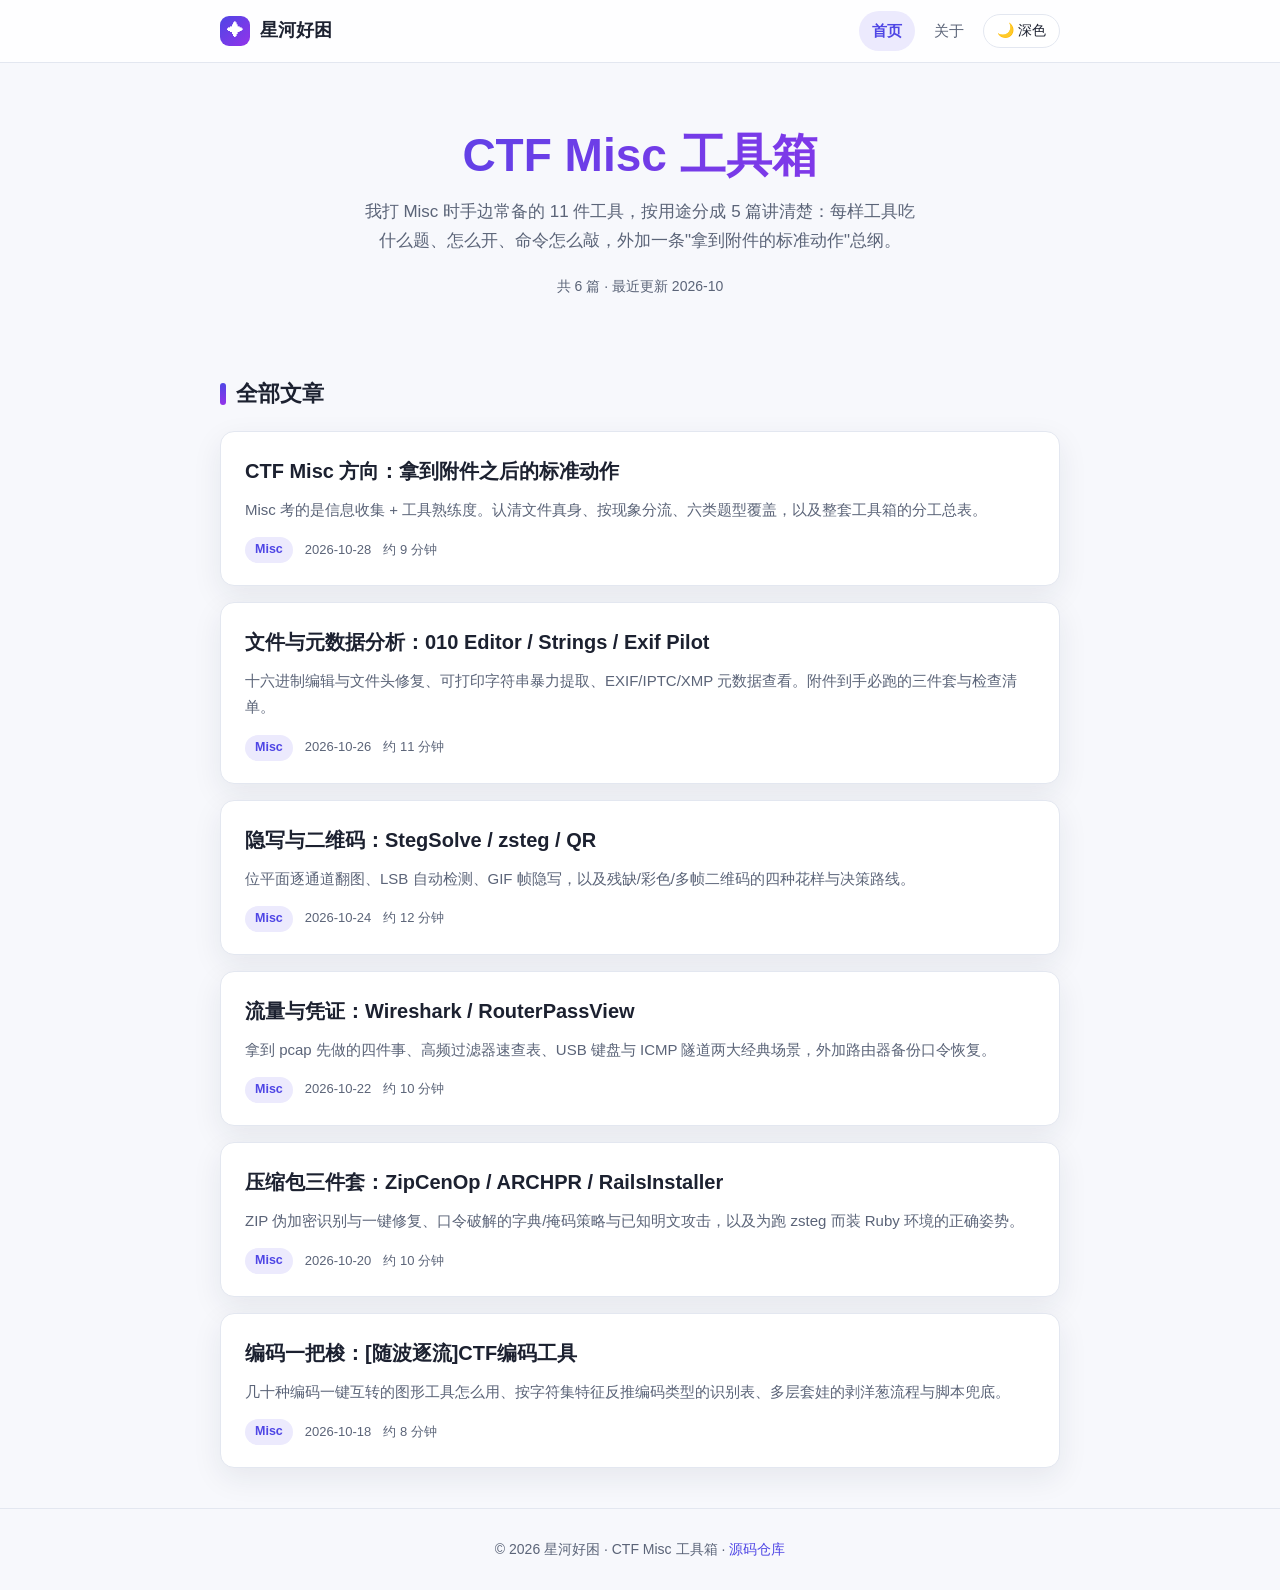
<file: index.html>
<!DOCTYPE html>
<html lang="zh-CN">
<head>
  <meta charset="UTF-8">
  <meta name="viewport" content="width=device-width, initial-scale=1.0">
  <title>星河好困 · CTF Misc 工具箱</title>
  <meta name="description" content="CTF Misc 方向工具箱博客：010 Editor、StegSolve、zsteg、Wireshark、压缩包破解与编码工具的使用笔记。">
  <link rel="icon" type="image/svg+xml" href="favicon.svg">
  <link rel="stylesheet" href="assets/style.css">
  <script src="assets/theme.js"></script>
</head>
<body>
  <header class="site-header">
    <nav class="nav wrap">
      <a class="brand" href="index.html">
        <span class="logo">✦</span><span class="name">星河好困</span>
      </a>
      <div class="nav-links">
        <a href="index.html" class="active">首页</a>
        <a href="about.html">关于</a>
        <button id="theme-toggle" aria-label="切换深浅色主题">🌙 深色</button>
      </div>
    </nav>
  </header>

  <main class="wrap">
    <section class="hero">
      <h1>CTF Misc 工具箱</h1>
      <p>我打 Misc 时手边常备的 11 件工具，按用途分成 5 篇讲清楚：每样工具吃什么题、怎么开、命令怎么敲，外加一条"拿到附件的标准动作"总纲。</p>
      <div class="meta">共 6 篇 · 最近更新 2026-10</div>
    </section>

    <h2 class="section-title">全部文章</h2>
    <ul class="post-list">
      <li>
        <a class="post-card" href="posts/misc-workflow.html">
          <h3>CTF Misc 方向：拿到附件之后的标准动作</h3>
          <p class="excerpt">Misc 考的是信息收集 + 工具熟练度。认清文件真身、按现象分流、六类题型覆盖，以及整套工具箱的分工总表。</p>
          <div class="info">
            <span class="tag">Misc</span>
            <time>2026-10-28</time>
            <span>约 9 分钟</span>
          </div>
        </a>
      </li>
      <li>
        <a class="post-card" href="posts/hex-and-meta.html">
          <h3>文件与元数据分析：010 Editor / Strings / Exif Pilot</h3>
          <p class="excerpt">十六进制编辑与文件头修复、可打印字符串暴力提取、EXIF/IPTC/XMP 元数据查看。附件到手必跑的三件套与检查清单。</p>
          <div class="info">
            <span class="tag">Misc</span>
            <time>2026-10-26</time>
            <span>约 11 分钟</span>
          </div>
        </a>
      </li>
      <li>
        <a class="post-card" href="posts/stego.html">
          <h3>隐写与二维码：StegSolve / zsteg / QR</h3>
          <p class="excerpt">位平面逐通道翻图、LSB 自动检测、GIF 帧隐写，以及残缺/彩色/多帧二维码的四种花样与决策路线。</p>
          <div class="info">
            <span class="tag">Misc</span>
            <time>2026-10-24</time>
            <span>约 12 分钟</span>
          </div>
        </a>
      </li>
      <li>
        <a class="post-card" href="posts/traffic-and-router.html">
          <h3>流量与凭证：Wireshark / RouterPassView</h3>
          <p class="excerpt">拿到 pcap 先做的四件事、高频过滤器速查表、USB 键盘与 ICMP 隧道两大经典场景，外加路由器备份口令恢复。</p>
          <div class="info">
            <span class="tag">Misc</span>
            <time>2026-10-22</time>
            <span>约 10 分钟</span>
          </div>
        </a>
      </li>
      <li>
        <a class="post-card" href="posts/archive-crack.html">
          <h3>压缩包三件套：ZipCenOp / ARCHPR / RailsInstaller</h3>
          <p class="excerpt">ZIP 伪加密识别与一键修复、口令破解的字典/掩码策略与已知明文攻击，以及为跑 zsteg 而装 Ruby 环境的正确姿势。</p>
          <div class="info">
            <span class="tag">Misc</span>
            <time>2026-10-20</time>
            <span>约 10 分钟</span>
          </div>
        </a>
      </li>
      <li>
        <a class="post-card" href="posts/encoding-toolkit.html">
          <h3>编码一把梭：[随波逐流]CTF编码工具</h3>
          <p class="excerpt">几十种编码一键互转的图形工具怎么用、按字符集特征反推编码类型的识别表、多层套娃的剥洋葱流程与脚本兜底。</p>
          <div class="info">
            <span class="tag">Misc</span>
            <time>2026-10-18</time>
            <span>约 8 分钟</span>
          </div>
        </a>
      </li>
    </ul>
  </main>

  <footer class="site-footer">
    <div class="wrap">
      © 2026 星河好困 · CTF Misc 工具箱 · <a href="https://github.com/XingHeHaoKun/XingHeHaoKun.github.io">源码仓库</a>
    </div>
  </footer>
</body>
</html>
</file>
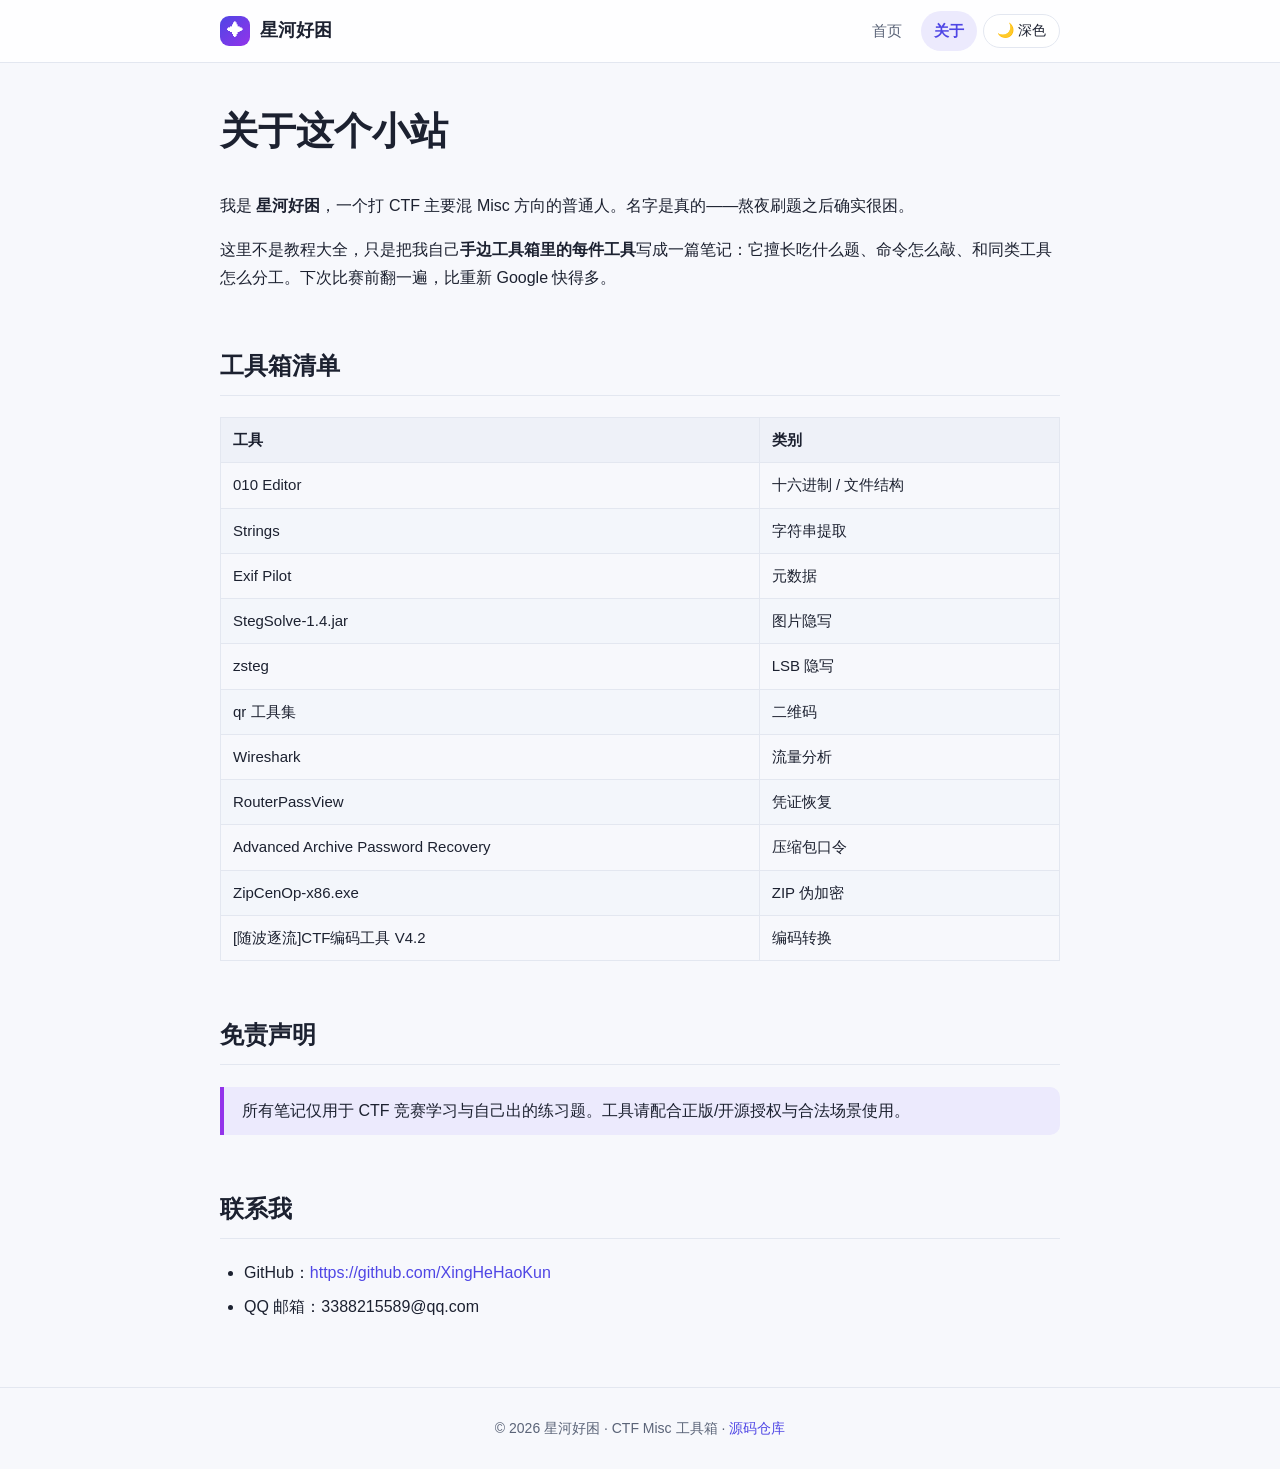
<file: about.html>
<!DOCTYPE html>
<html lang="zh-CN">
<head>
  <meta charset="UTF-8">
  <meta name="viewport" content="width=device-width, initial-scale=1.0">
  <title>关于 · 星河好困</title>
  <meta name="description" content="关于这个小站：一个记录 CTF Misc 工具用法的个人工具箱笔记。">
  <link rel="icon" type="image/svg+xml" href="favicon.svg">
  <link rel="stylesheet" href="assets/style.css">
  <script src="assets/theme.js"></script>
</head>
<body>
  <header class="site-header">
    <nav class="nav wrap">
      <a class="brand" href="index.html">
        <span class="logo">✦</span><span class="name">星河好困</span>
      </a>
      <div class="nav-links">
        <a href="index.html">首页</a>
        <a href="about.html" class="active">关于</a>
        <button id="theme-toggle" aria-label="切换深浅色主题">🌙 深色</button>
      </div>
    </nav>
  </header>

  <main class="wrap">
    <div class="article-head">
      <h1>关于这个小站</h1>
    </div>

    <article class="prose">
      <p>我是 <strong>星河好困</strong>，一个打 CTF 主要混 Misc 方向的普通人。名字是真的——熬夜刷题之后确实很困。</p>
      <p>这里不是教程大全，只是把我自己<strong>手边工具箱里的每件工具</strong>写成一篇笔记：它擅长吃什么题、命令怎么敲、和同类工具怎么分工。下次比赛前翻一遍，比重新 Google 快得多。</p>

      <h2>工具箱清单</h2>
      <table>
        <thead><tr><th>工具</th><th>类别</th></tr></thead>
        <tbody>
          <tr><td>010 Editor</td><td>十六进制 / 文件结构</td></tr>
          <tr><td>Strings</td><td>字符串提取</td></tr>
          <tr><td>Exif Pilot</td><td>元数据</td></tr>
          <tr><td>StegSolve-1.4.jar</td><td>图片隐写</td></tr>
          <tr><td>zsteg</td><td>LSB 隐写</td></tr>
          <tr><td>qr 工具集</td><td>二维码</td></tr>
          <tr><td>Wireshark</td><td>流量分析</td></tr>
          <tr><td>RouterPassView</td><td>凭证恢复</td></tr>
          <tr><td>Advanced Archive Password Recovery</td><td>压缩包口令</td></tr>
          <tr><td>ZipCenOp-x86.exe</td><td>ZIP 伪加密</td></tr>
          <tr><td>[随波逐流]CTF编码工具 V4.2</td><td>编码转换</td></tr>
        </tbody>
      </table>

      <h2>免责声明</h2>
      <blockquote>所有笔记仅用于 CTF 竞赛学习与自己出的练习题。工具请配合正版/开源授权与合法场景使用。</blockquote>

      <h2>联系我</h2>
      <ul>
        <li>GitHub：<a href="https://github.com/XingHeHaoKun">https://github.com/XingHeHaoKun</a></li>
        <li>QQ 邮箱：3388215589@qq.com</li>
      </ul>
    </article>
  </main>

  <footer class="site-footer">
    <div class="wrap">
      © 2026 星河好困 · CTF Misc 工具箱 · <a href="https://github.com/XingHeHaoKun/XingHeHaoKun.github.io">源码仓库</a>
    </div>
  </footer>
</body>
</html>
</file>
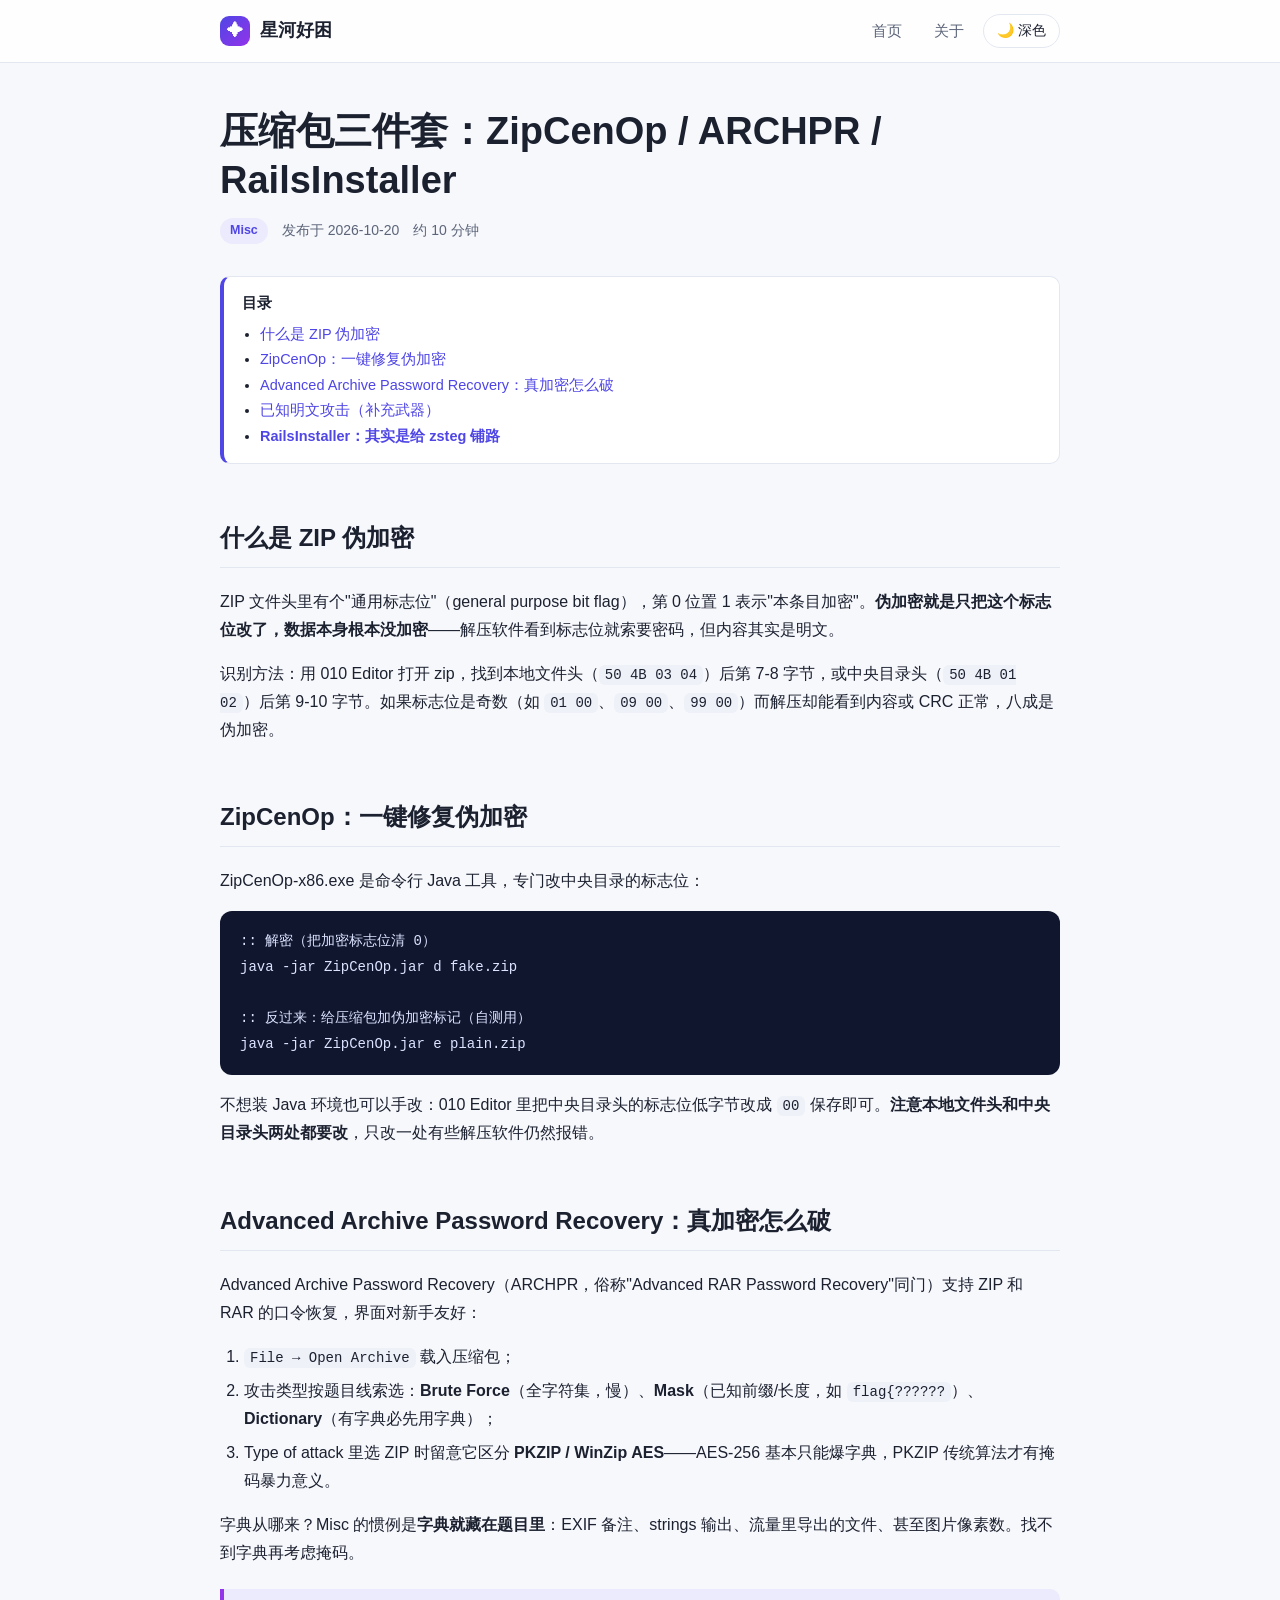
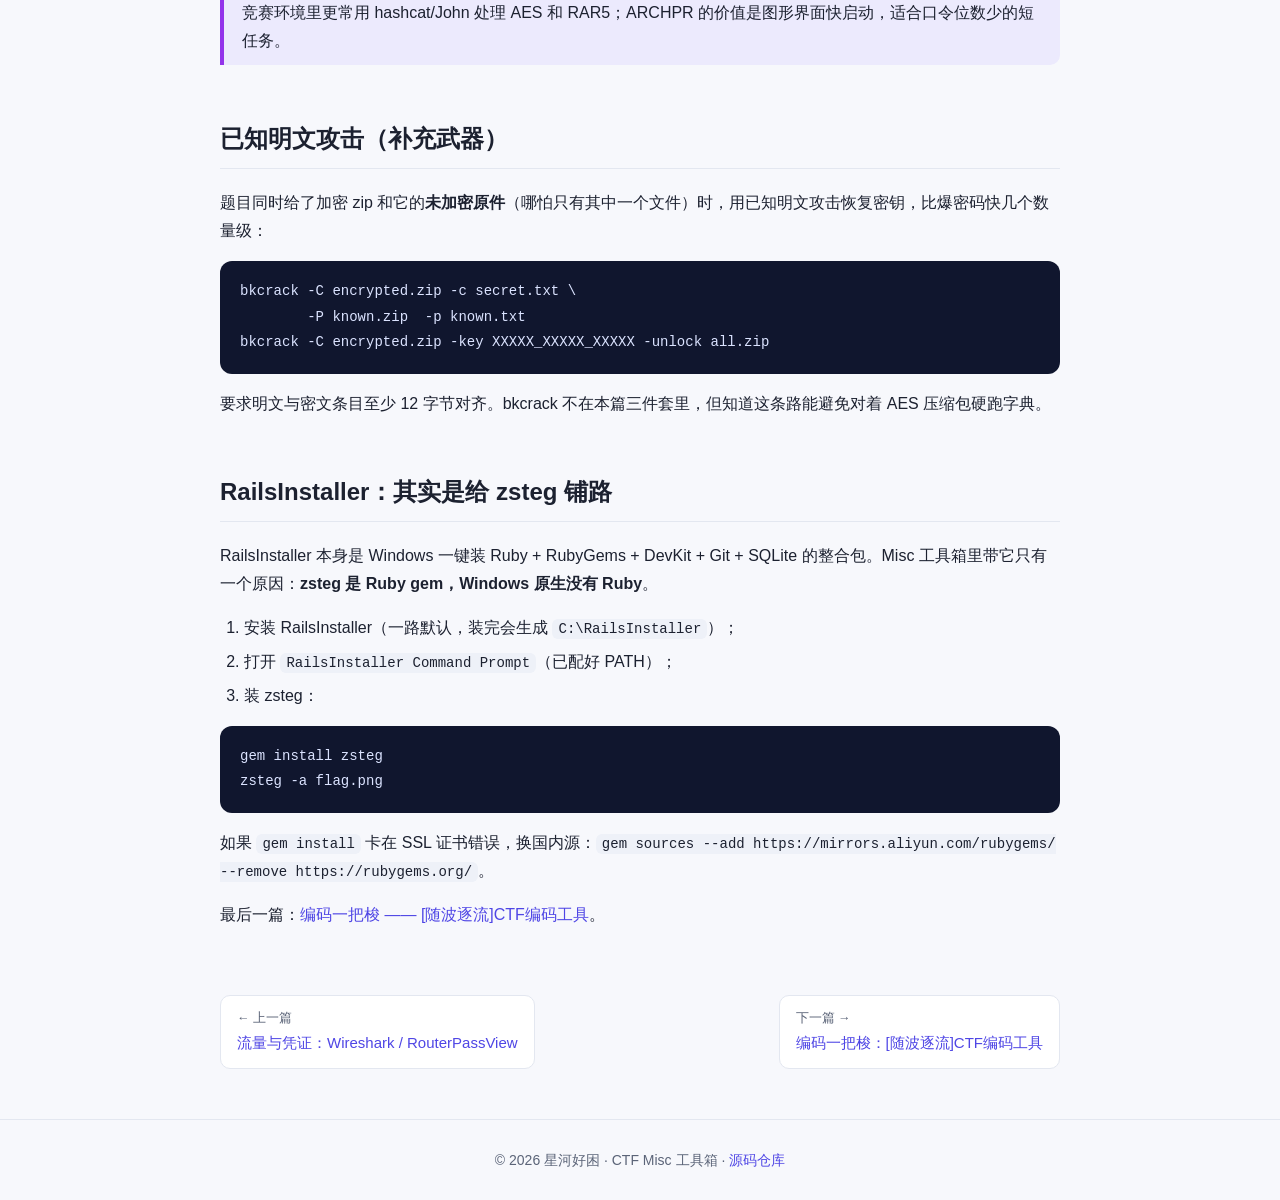
<file: posts/archive-crack.html>
<!DOCTYPE html>
<html lang="zh-CN">
<head>
  <meta charset="UTF-8">
  <meta name="viewport" content="width=device-width, initial-scale=1.0">
  <title>压缩包三件套：ZipCenOp / ARCHPR / RailsInstaller · 星河好困</title>
  <meta name="description" content="ZIP 伪加密一键修复、压缩包口令破解思路与字典构造，以及 RailsInstaller 在 Misc 环境里的真实用途。">
  <link rel="icon" type="image/svg+xml" href="../favicon.svg">
  <link rel="stylesheet" href="../assets/style.css">
  <script src="../assets/theme.js"></script>
</head>
<body>
  <header class="site-header">
    <nav class="nav wrap">
      <a class="brand" href="../index.html">
        <span class="logo">✦</span><span class="name">星河好困</span>
      </a>
      <div class="nav-links">
        <a href="../index.html">首页</a>
        <a href="../about.html">关于</a>
        <button id="theme-toggle" aria-label="切换深浅色主题">🌙 深色</button>
      </div>
    </nav>
  </header>

  <main class="wrap">
    <div class="article-head">
      <h1>压缩包三件套：ZipCenOp / ARCHPR / RailsInstaller</h1>
      <div class="info">
        <span class="tag">Misc</span>
        <time datetime="2026-10-20">发布于 2026-10-20</time>
        <span>约 10 分钟</span>
      </div>
    </div>

    <nav class="toc">
      <strong>目录</strong>
      <ul>
        <li><a href="#fake">什么是 ZIP 伪加密</a></li>
        <li><a href="#zipcenop">ZipCenOp：一键修复伪加密</a></li>
        <li><a href="#archpr">Advanced Archive Password Recovery：真加密怎么破</a></li>
        <li><a href="#known">已知明文攻击（补充武器）</a></li>
        <li><a href="#rails">RailsInstaller：其实是给 zsteg 铺路</a></li>
      </ul>
    </nav>

    <article class="prose">
      <h2 id="fake">什么是 ZIP 伪加密</h2>
      <p>ZIP 文件头里有个"通用标志位"（general purpose bit flag），第 0 位置 1 表示"本条目加密"。<strong>伪加密就是只把这个标志位改了，数据本身根本没加密</strong>——解压软件看到标志位就索要密码，但内容其实是明文。</p>
      <p>识别方法：用 010 Editor 打开 zip，找到本地文件头（<code>50 4B 03 04</code>）后第 7-8 字节，或中央目录头（<code>50 4B 01 02</code>）后第 9-10 字节。如果标志位是奇数（如 <code>01 00</code>、<code>09 00</code>、<code>99 00</code>）而解压却能看到内容或 CRC 正常，八成是伪加密。</p>

      <h2 id="zipcenop">ZipCenOp：一键修复伪加密</h2>
      <p>ZipCenOp-x86.exe 是命令行 Java 工具，专门改中央目录的标志位：</p>
      <pre><code>:: 解密（把加密标志位清 0）
java -jar ZipCenOp.jar d fake.zip

:: 反过来：给压缩包加伪加密标记（自测用）
java -jar ZipCenOp.jar e plain.zip</code></pre>
      <p>不想装 Java 环境也可以手改：010 Editor 里把中央目录头的标志位低字节改成 <code>00</code> 保存即可。<strong>注意本地文件头和中央目录头两处都要改</strong>，只改一处有些解压软件仍然报错。</p>

      <h2 id="archpr">Advanced Archive Password Recovery：真加密怎么破</h2>
      <p>Advanced Archive Password Recovery（ARCHPR，俗称"Advanced RAR Password Recovery"同门）支持 ZIP 和 RAR 的口令恢复，界面对新手友好：</p>
      <ol>
        <li><code>File → Open Archive</code> 载入压缩包；</li>
        <li>攻击类型按题目线索选：<strong>Brute Force</strong>（全字符集，慢）、<strong>Mask</strong>（已知前缀/长度，如 <code>flag{??????</code>）、<strong>Dictionary</strong>（有字典必先用字典）；</li>
        <li>Type of attack 里选 ZIP 时留意它区分 <strong>PKZIP / WinZip AES</strong>——AES-256 基本只能爆字典，PKZIP 传统算法才有掩码暴力意义。</li>
      </ol>
      <p>字典从哪来？Misc 的惯例是<strong>字典就藏在题目里</strong>：EXIF 备注、strings 输出、流量里导出的文件、甚至图片像素数。找不到字典再考虑掩码。</p>
      <blockquote>竞赛环境里更常用 hashcat/John 处理 AES 和 RAR5；ARCHPR 的价值是图形界面快启动，适合口令位数少的短任务。</blockquote>

      <h2 id="known">已知明文攻击（补充武器）</h2>
      <p>题目同时给了加密 zip 和它的<strong>未加密原件</strong>（哪怕只有其中一个文件）时，用已知明文攻击恢复密钥，比爆密码快几个数量级：</p>
      <pre><code>bkcrack -C encrypted.zip -c secret.txt \
        -P known.zip  -p known.txt
bkcrack -C encrypted.zip -key XXXXX_XXXXX_XXXXX -unlock all.zip</code></pre>
      <p>要求明文与密文条目至少 12 字节对齐。bkcrack 不在本篇三件套里，但知道这条路能避免对着 AES 压缩包硬跑字典。</p>

      <h2 id="rails">RailsInstaller：其实是给 zsteg 铺路</h2>
      <p>RailsInstaller 本身是 Windows 一键装 Ruby + RubyGems + DevKit + Git + SQLite 的整合包。Misc 工具箱里带它只有一个原因：<strong>zsteg 是 Ruby gem，Windows 原生没有 Ruby</strong>。</p>
      <ol>
        <li>安装 RailsInstaller（一路默认，装完会生成 <code>C:\RailsInstaller</code>）；</li>
        <li>打开 <code>RailsInstaller Command Prompt</code>（已配好 PATH）；</li>
        <li>装 zsteg：</li>
      </ol>
      <pre><code>gem install zsteg
zsteg -a flag.png</code></pre>
      <p>如果 <code>gem install</code> 卡在 SSL 证书错误，换国内源：<code>gem sources --add https://mirrors.aliyun.com/rubygems/ --remove https://rubygems.org/</code>。</p>
      <p>最后一篇：<a href="encoding-toolkit.html">编码一把梭 —— [随波逐流]CTF编码工具</a>。</p>
    </article>

    <div class="post-nav">
      <a href="traffic-and-router.html"><span class="hint">← 上一篇</span>流量与凭证：Wireshark / RouterPassView</a>
      <a href="encoding-toolkit.html"><span class="hint">下一篇 →</span>编码一把梭：[随波逐流]CTF编码工具</a>
    </div>
  </main>

  <footer class="site-footer">
    <div class="wrap">
      © 2026 星河好困 · CTF Misc 工具箱 · <a href="https://github.com/XingHeHaoKun/XingHeHaoKun.github.io">源码仓库</a>
    </div>
  </footer>
</body>
</html>
</file>
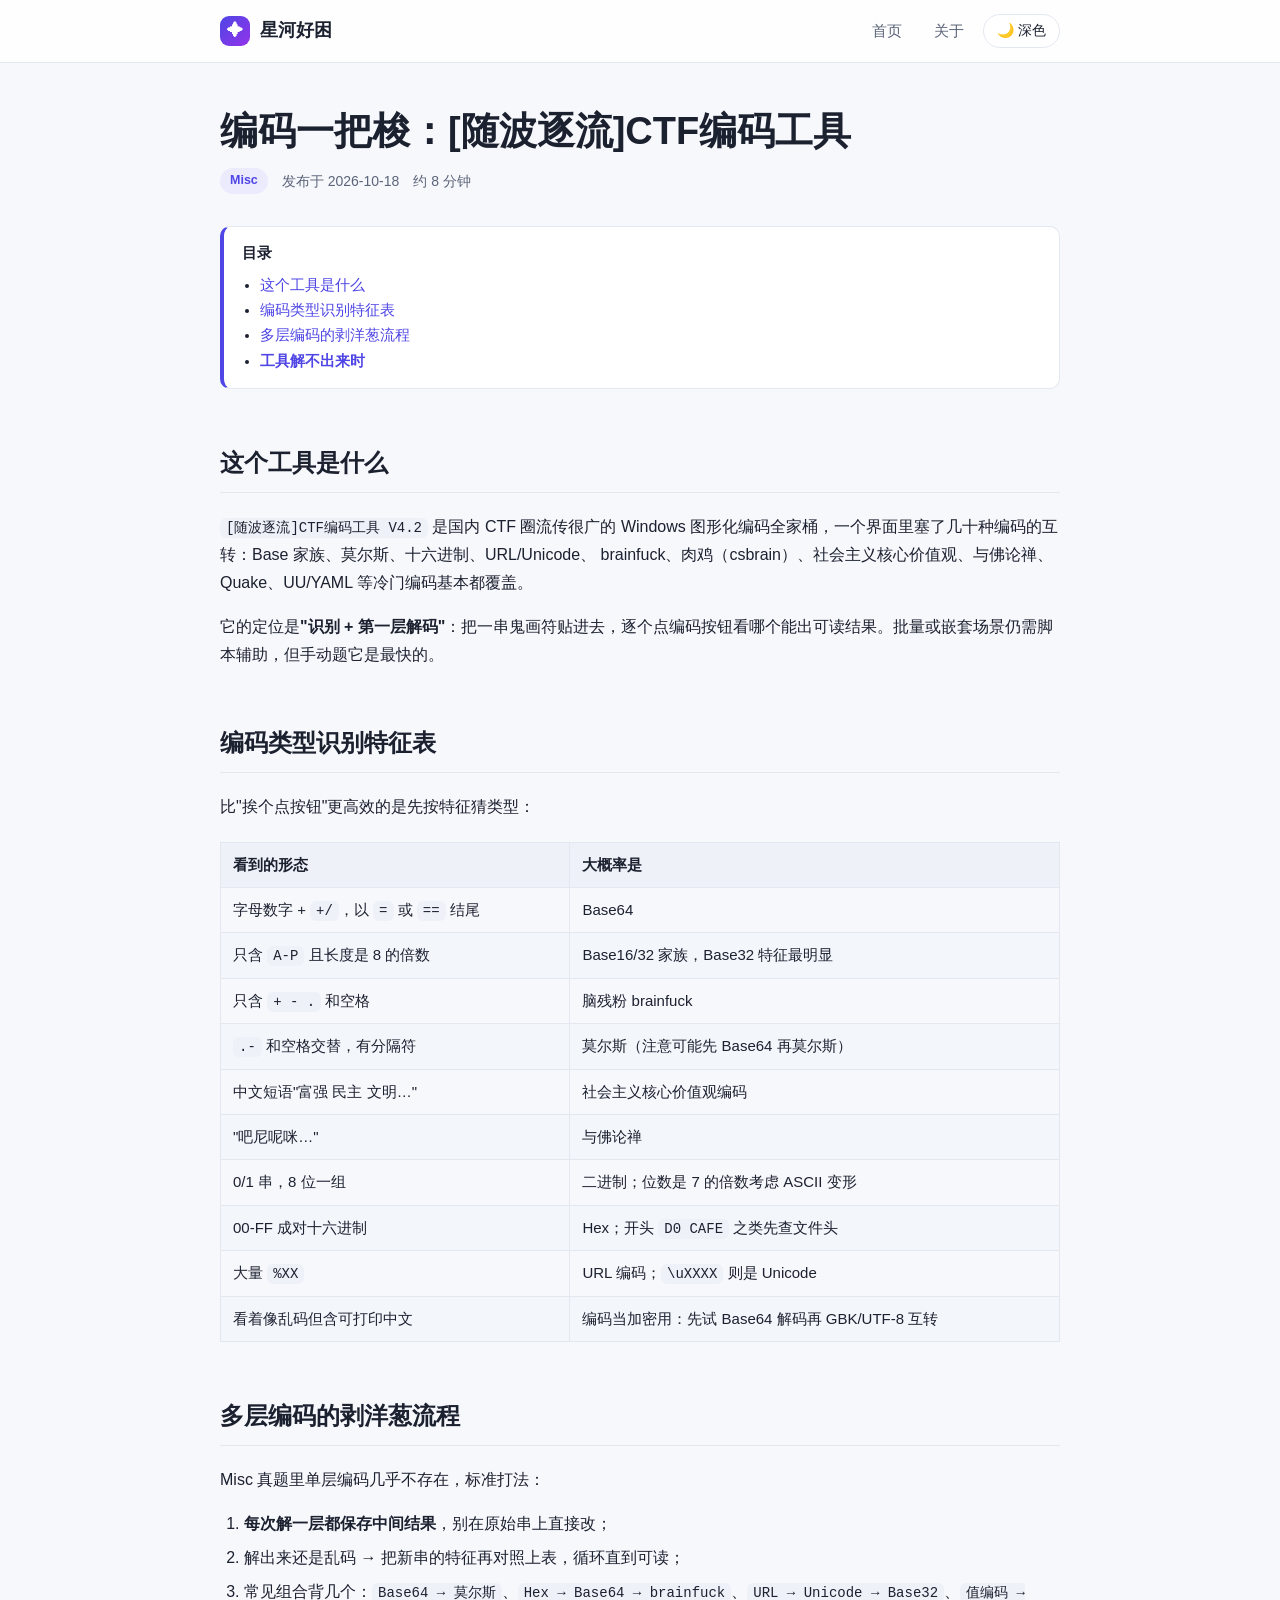
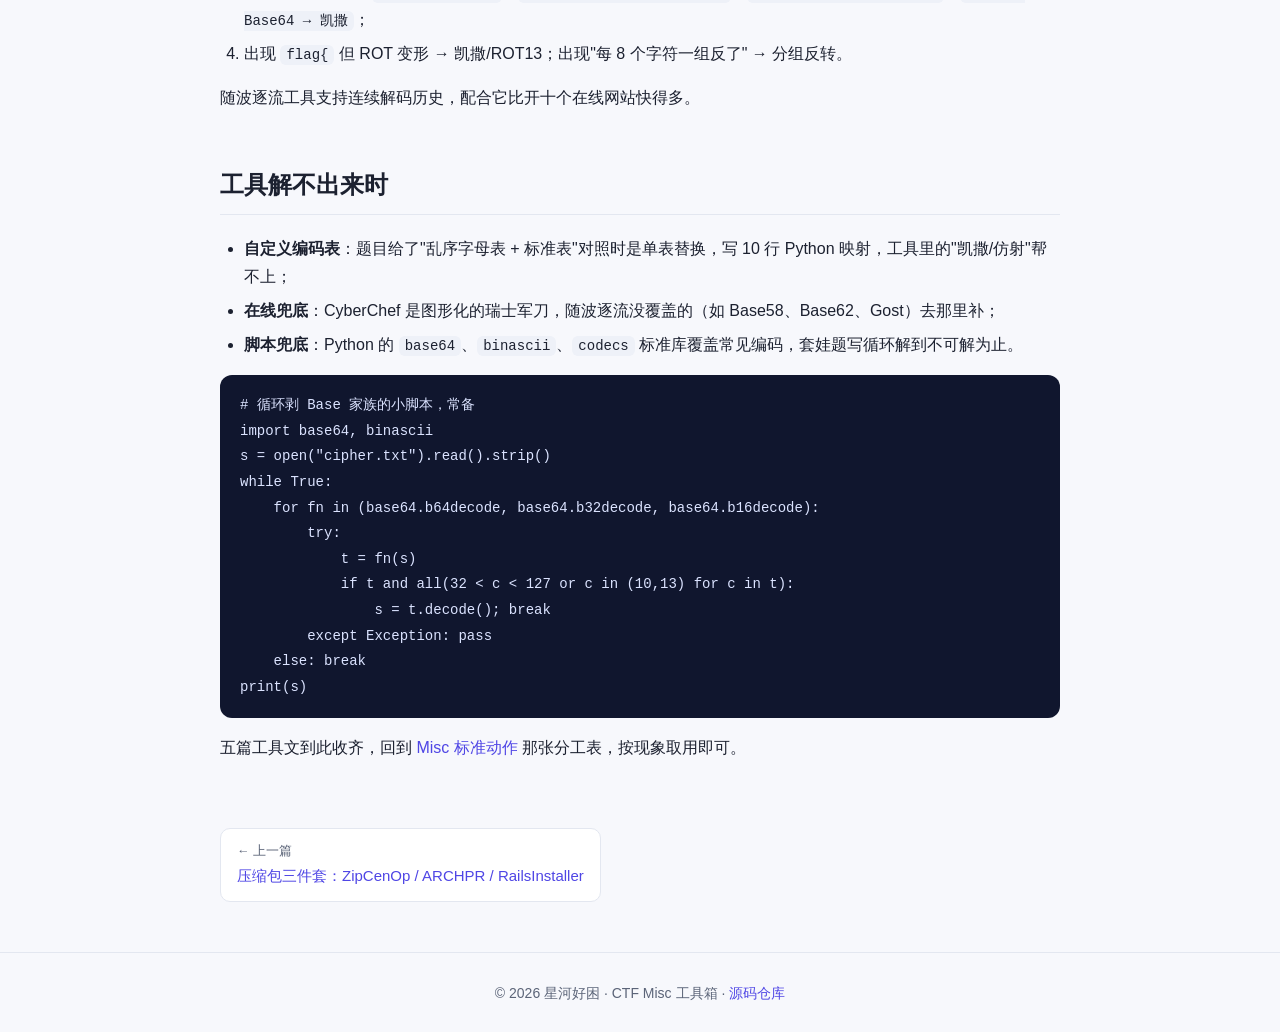
<file: posts/encoding-toolkit.html>
<!DOCTYPE html>
<html lang="zh-CN">
<head>
  <meta charset="UTF-8">
  <meta name="viewport" content="width=device-width, initial-scale=1.0">
  <title>编码一把梭：[随波逐流]CTF编码工具 · 星河好困</title>
  <meta name="description" content="随波逐流编码工具能解哪些编码，Misc 里常见的编码套娃识别特征与多层解码流程。">
  <link rel="icon" type="image/svg+xml" href="../favicon.svg">
  <link rel="stylesheet" href="../assets/style.css">
  <script src="../assets/theme.js"></script>
</head>
<body>
  <header class="site-header">
    <nav class="nav wrap">
      <a class="brand" href="../index.html">
        <span class="logo">✦</span><span class="name">星河好困</span>
      </a>
      <div class="nav-links">
        <a href="../index.html">首页</a>
        <a href="../about.html">关于</a>
        <button id="theme-toggle" aria-label="切换深浅色主题">🌙 深色</button>
      </div>
    </nav>
  </header>

  <main class="wrap">
    <div class="article-head">
      <h1>编码一把梭：[随波逐流]CTF编码工具</h1>
      <div class="info">
        <span class="tag">Misc</span>
        <time datetime="2026-10-18">发布于 2026-10-18</time>
        <span>约 8 分钟</span>
      </div>
    </div>

    <nav class="toc">
      <strong>目录</strong>
      <ul>
        <li><a href="#what">这个工具是什么</a></li>
        <li><a href="#identify">编码类型识别特征表</a></li>
        <li><a href="#onion">多层编码的剥洋葱流程</a></li>
        <li><a href="#fallback">工具解不出来时</a></li>
      </ul>
    </nav>

    <article class="prose">
      <h2 id="what">这个工具是什么</h2>
      <p><code>[随波逐流]CTF编码工具 V4.2</code> 是国内 CTF 圈流传很广的 Windows 图形化编码全家桶，一个界面里塞了几十种编码的互转：Base 家族、莫尔斯、十六进制、URL/Unicode、 brainfuck、肉鸡（csbrain）、社会主义核心价值观、与佛论禅、Quake、UU/YAML 等冷门编码基本都覆盖。</p>
      <p>它的定位是<strong>"识别 + 第一层解码"</strong>：把一串鬼画符贴进去，逐个点编码按钮看哪个能出可读结果。批量或嵌套场景仍需脚本辅助，但手动题它是最快的。</p>

      <h2 id="identify">编码类型识别特征表</h2>
      <p>比"挨个点按钮"更高效的是先按特征猜类型：</p>
      <table>
        <thead><tr><th>看到的形态</th><th>大概率是</th></tr></thead>
        <tbody>
          <tr><td>字母数字 + <code>+/</code>，以 <code>=</code> 或 <code>==</code> 结尾</td><td>Base64</td></tr>
          <tr><td>只含 <code>A-P</code> 且长度是 8 的倍数</td><td>Base16/32 家族，Base32 特征最明显</td></tr>
          <tr><td>只含 <code>+ - .</code> 和空格</td><td>脑残粉 brainfuck</td></tr>
          <tr><td><code>.-</code> 和空格交替，有分隔符</td><td>莫尔斯（注意可能先 Base64 再莫尔斯）</td></tr>
          <tr><td>中文短语"富强 民主 文明…"</td><td>社会主义核心价值观编码</td></tr>
          <tr><td>"吧尼呢咪…"</td><td>与佛论禅</td></tr>
          <tr><td>0/1 串，8 位一组</td><td>二进制；位数是 7 的倍数考虑 ASCII 变形</td></tr>
          <tr><td>00-FF 成对十六进制</td><td>Hex；开头 <code>D0 CAFE</code> 之类先查文件头</td></tr>
          <tr><td>大量 <code>%XX</code></td><td>URL 编码；<code>\uXXXX</code> 则是 Unicode</td></tr>
          <tr><td>看着像乱码但含可打印中文</td><td>编码当加密用：先试 Base64 解码再 GBK/UTF-8 互转</td></tr>
        </tbody>
      </table>

      <h2 id="onion">多层编码的剥洋葱流程</h2>
      <p>Misc 真题里单层编码几乎不存在，标准打法：</p>
      <ol>
        <li><strong>每次解一层都保存中间结果</strong>，别在原始串上直接改；</li>
        <li>解出来还是乱码 → 把新串的特征再对照上表，循环直到可读；</li>
        <li>常见组合背几个：<code>Base64 → 莫尔斯</code>、<code>Hex → Base64 → brainfuck</code>、<code>URL → Unicode → Base32</code>、<code>值编码 → Base64 → 凯撒</code>；</li>
        <li>出现 <code>flag{</code> 但 ROT 变形 → 凯撒/ROT13；出现"每 8 个字符一组反了" → 分组反转。</li>
      </ol>
      <p>随波逐流工具支持连续解码历史，配合它比开十个在线网站快得多。</p>

      <h2 id="fallback">工具解不出来时</h2>
      <ul>
        <li><strong>自定义编码表</strong>：题目给了"乱序字母表 + 标准表"对照时是单表替换，写 10 行 Python 映射，工具里的"凯撒/仿射"帮不上；</li>
        <li><strong>在线兜底</strong>：CyberChef 是图形化的瑞士军刀，随波逐流没覆盖的（如 Base58、Base62、Gost）去那里补；</li>
        <li><strong>脚本兜底</strong>：Python 的 <code>base64</code>、<code>binascii</code>、<code>codecs</code> 标准库覆盖常见编码，套娃题写循环解到不可解为止。</li>
      </ul>
      <pre><code># 循环剥 Base 家族的小脚本，常备
import base64, binascii
s = open("cipher.txt").read().strip()
while True:
    for fn in (base64.b64decode, base64.b32decode, base64.b16decode):
        try:
            t = fn(s)
            if t and all(32 &lt; c &lt; 127 or c in (10,13) for c in t):
                s = t.decode(); break
        except Exception: pass
    else: break
print(s)</code></pre>
      <p>五篇工具文到此收齐，回到 <a href="misc-workflow.html">Misc 标准动作</a> 那张分工表，按现象取用即可。</p>
    </article>

    <div class="post-nav">
      <a href="archive-crack.html"><span class="hint">← 上一篇</span>压缩包三件套：ZipCenOp / ARCHPR / RailsInstaller</a>
      <span></span>
    </div>
  </main>

  <footer class="site-footer">
    <div class="wrap">
      © 2026 星河好困 · CTF Misc 工具箱 · <a href="https://github.com/XingHeHaoKun/XingHeHaoKun.github.io">源码仓库</a>
    </div>
  </footer>
</body>
</html>
</file>
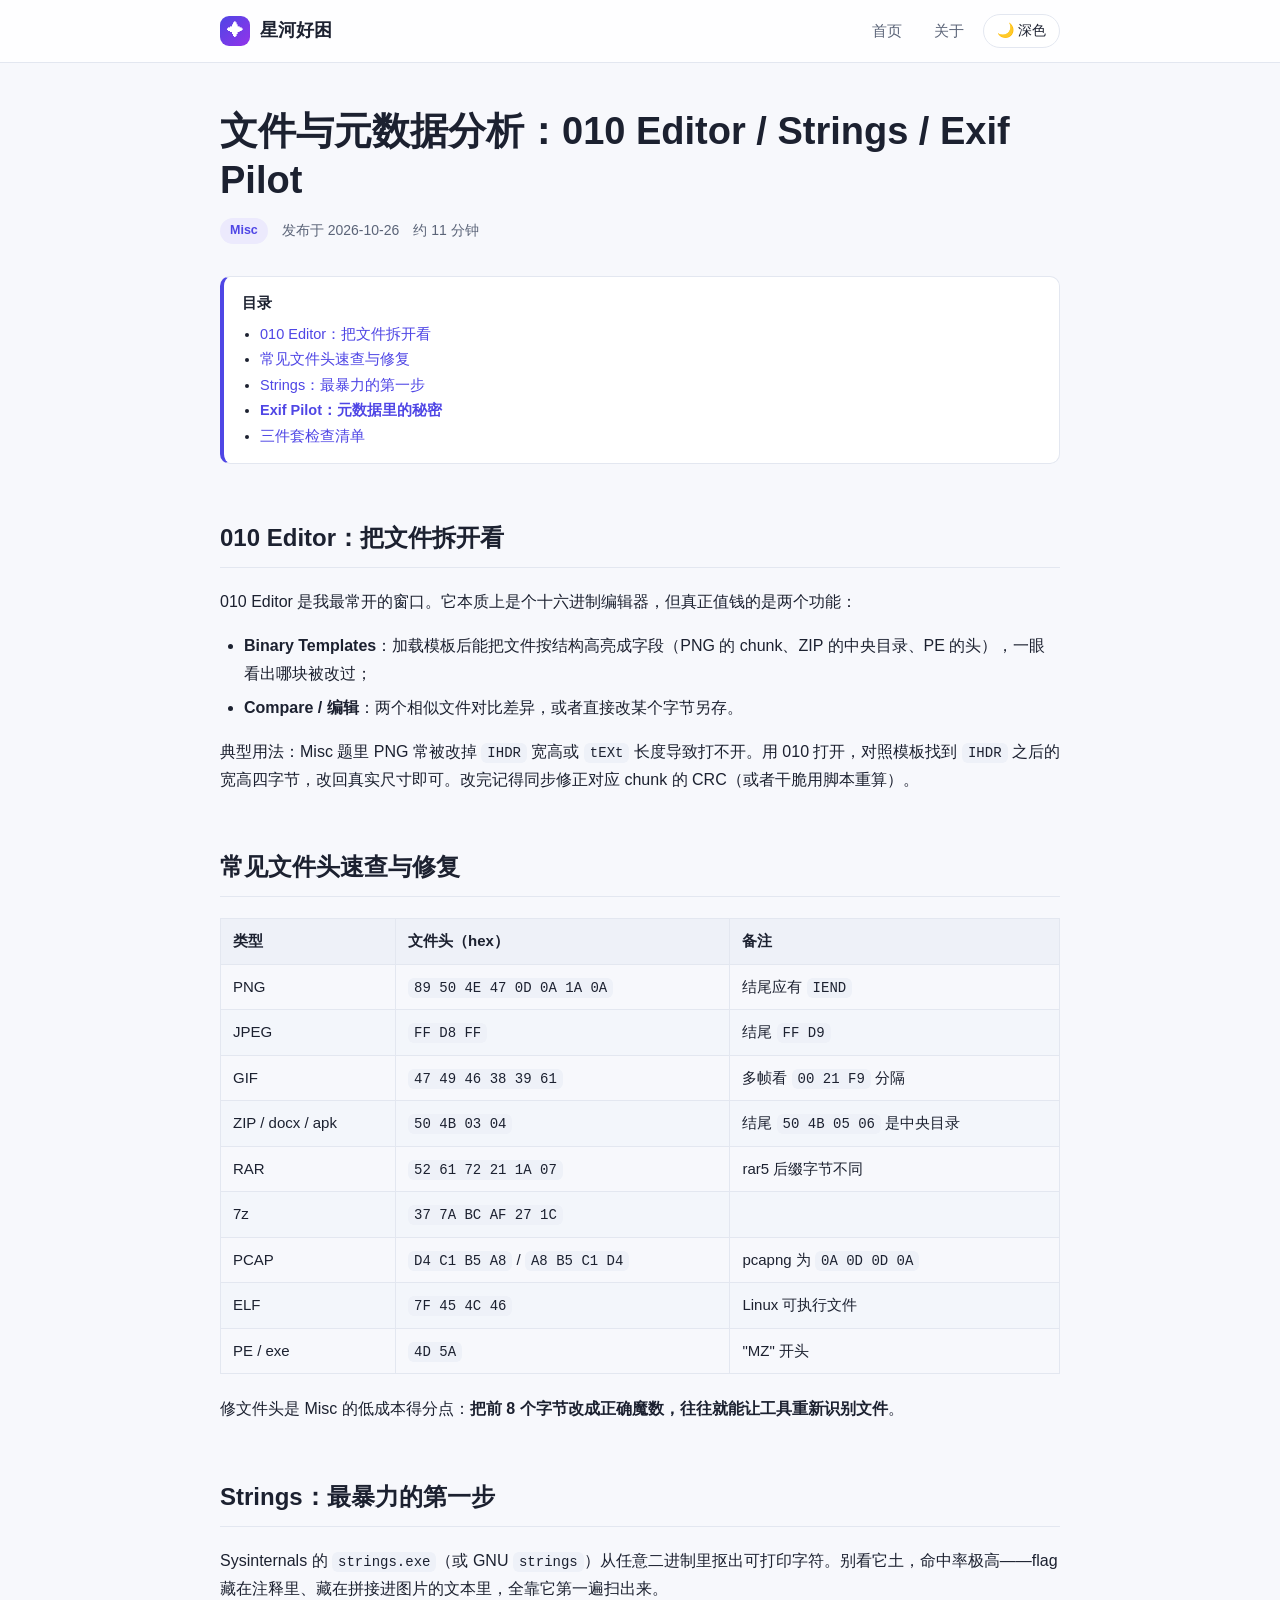
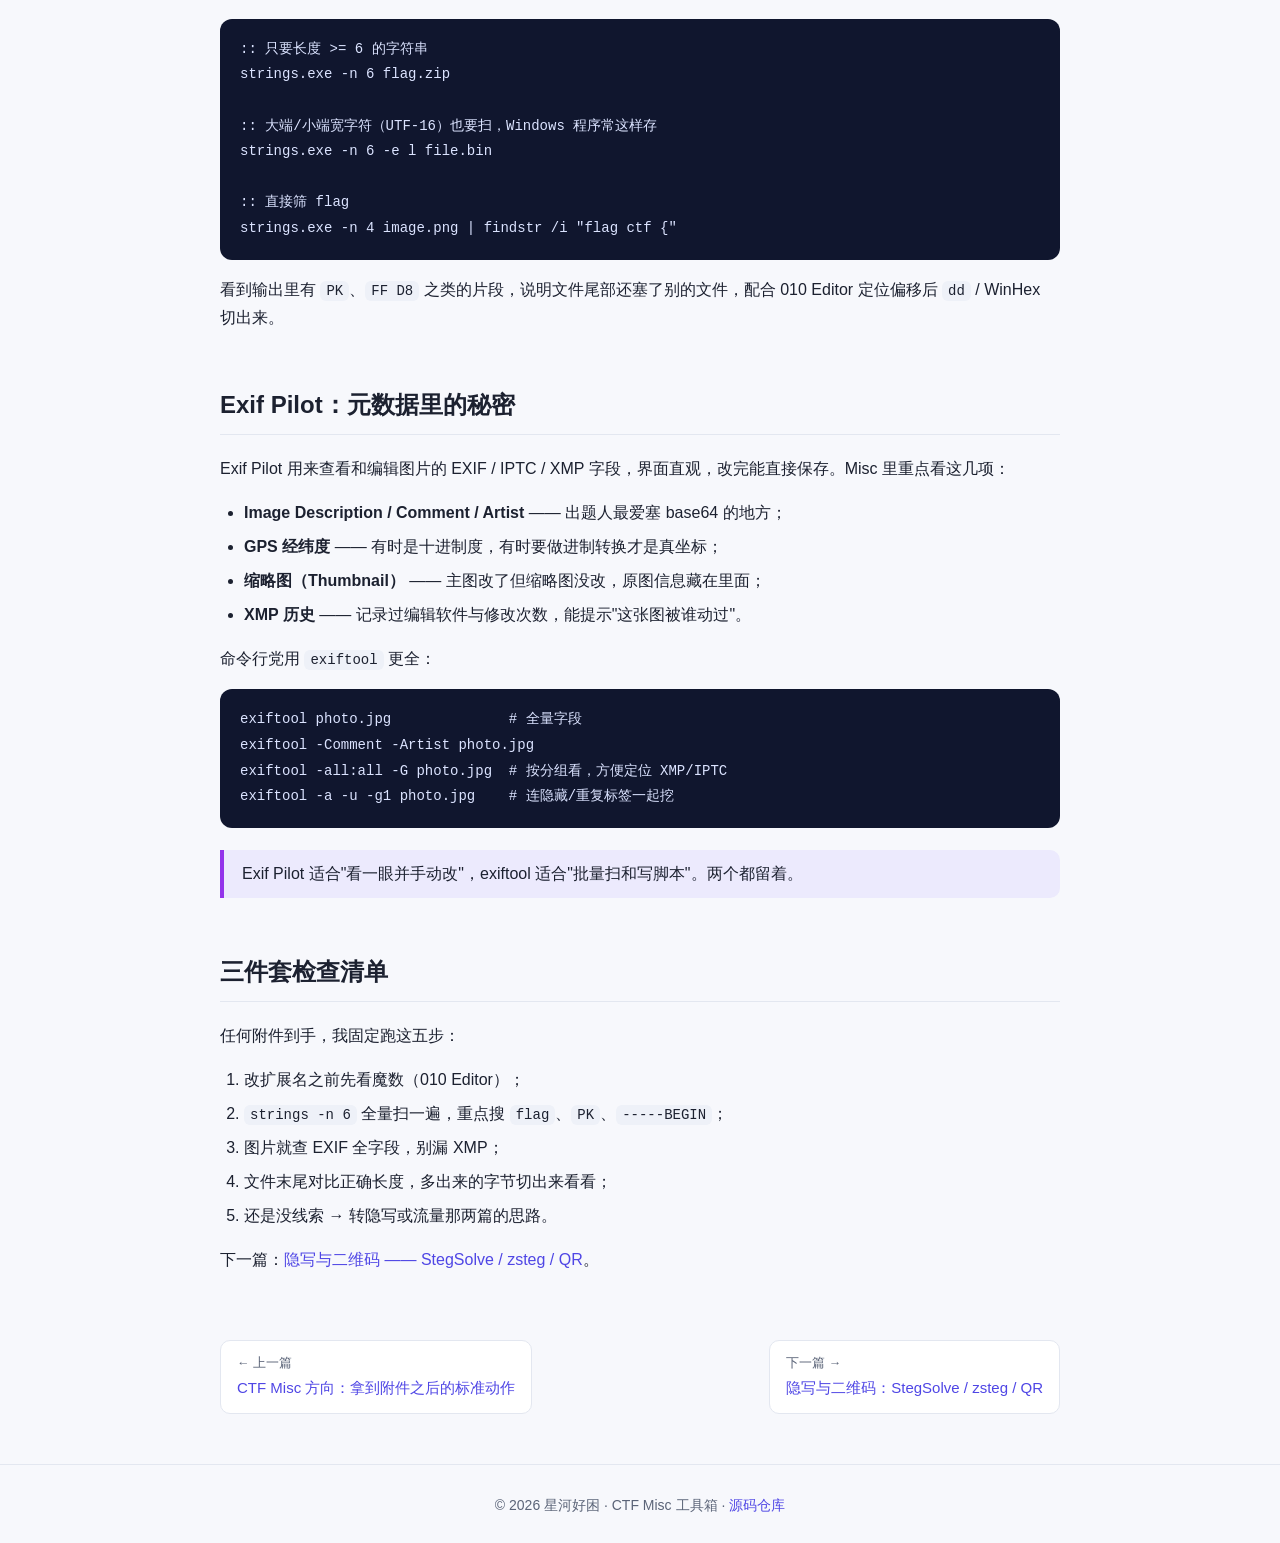
<file: posts/hex-and-meta.html>
<!DOCTYPE html>
<html lang="zh-CN">
<head>
  <meta charset="UTF-8">
  <meta name="viewport" content="width=device-width, initial-scale=1.0">
  <title>文件与元数据分析：010 Editor / Strings / Exif Pilot · 星河好困</title>
  <meta name="description" content="Misc 题最先上手的三件套：十六进制编辑与文件头修复、字符串提取、EXIF 元数据查看。">
  <link rel="icon" type="image/svg+xml" href="../favicon.svg">
  <link rel="stylesheet" href="../assets/style.css">
  <script src="../assets/theme.js"></script>
</head>
<body>
  <header class="site-header">
    <nav class="nav wrap">
      <a class="brand" href="../index.html">
        <span class="logo">✦</span><span class="name">星河好困</span>
      </a>
      <div class="nav-links">
        <a href="../index.html">首页</a>
        <a href="../about.html">关于</a>
        <button id="theme-toggle" aria-label="切换深浅色主题">🌙 深色</button>
      </div>
    </nav>
  </header>

  <main class="wrap">
    <div class="article-head">
      <h1>文件与元数据分析：010 Editor / Strings / Exif Pilot</h1>
      <div class="info">
        <span class="tag">Misc</span>
        <time datetime="2026-10-26">发布于 2026-10-26</time>
        <span>约 11 分钟</span>
      </div>
    </div>

    <nav class="toc">
      <strong>目录</strong>
      <ul>
        <li><a href="#010">010 Editor：把文件拆开看</a></li>
        <li><a href="#magic">常见文件头速查与修复</a></li>
        <li><a href="#strings">Strings：最暴力的第一步</a></li>
        <li><a href="#exif">Exif Pilot：元数据里的秘密</a></li>
        <li><a href="#checklist">三件套检查清单</a></li>
      </ul>
    </nav>

    <article class="prose">
      <h2 id="010">010 Editor：把文件拆开看</h2>
      <p>010 Editor 是我最常开的窗口。它本质上是个十六进制编辑器，但真正值钱的是两个功能：</p>
      <ul>
        <li><strong>Binary Templates</strong>：加载模板后能把文件按结构高亮成字段（PNG 的 chunk、ZIP 的中央目录、PE 的头），一眼看出哪块被改过；</li>
        <li><strong>Compare / 编辑</strong>：两个相似文件对比差异，或者直接改某个字节另存。</li>
      </ul>
      <p>典型用法：Misc 题里 PNG 常被改掉 <code>IHDR</code> 宽高或 <code>tEXt</code> 长度导致打不开。用 010 打开，对照模板找到 <code>IHDR</code> 之后的宽高四字节，改回真实尺寸即可。改完记得同步修正对应 chunk 的 CRC（或者干脆用脚本重算）。</p>

      <h2 id="magic">常见文件头速查与修复</h2>
      <table>
        <thead><tr><th>类型</th><th>文件头（hex）</th><th>备注</th></tr></thead>
        <tbody>
          <tr><td>PNG</td><td><code>89 50 4E 47 0D 0A 1A 0A</code></td><td>结尾应有 <code>IEND</code></td></tr>
          <tr><td>JPEG</td><td><code>FF D8 FF</code></td><td>结尾 <code>FF D9</code></td></tr>
          <tr><td>GIF</td><td><code>47 49 46 38 39 61</code></td><td>多帧看 <code>00 21 F9</code> 分隔</td></tr>
          <tr><td>ZIP / docx / apk</td><td><code>50 4B 03 04</code></td><td>结尾 <code>50 4B 05 06</code> 是中央目录</td></tr>
          <tr><td>RAR</td><td><code>52 61 72 21 1A 07</code></td><td>rar5 后缀字节不同</td></tr>
          <tr><td>7z</td><td><code>37 7A BC AF 27 1C</code></td><td></td></tr>
          <tr><td>PCAP</td><td><code>D4 C1 B5 A8</code> / <code>A8 B5 C1 D4</code></td><td>pcapng 为 <code>0A 0D 0D 0A</code></td></tr>
          <tr><td>ELF</td><td><code>7F 45 4C 46</code></td><td>Linux 可执行文件</td></tr>
          <tr><td>PE / exe</td><td><code>4D 5A</code></td><td>"MZ" 开头</td></tr>
        </tbody>
      </table>
      <p>修文件头是 Misc 的低成本得分点：<strong>把前 8 个字节改成正确魔数，往往就能让工具重新识别文件</strong>。</p>

      <h2 id="strings">Strings：最暴力的第一步</h2>
      <p>Sysinternals 的 <code>strings.exe</code>（或 GNU <code>strings</code>）从任意二进制里抠出可打印字符。别看它土，命中率极高——flag 藏在注释里、藏在拼接进图片的文本里，全靠它第一遍扫出来。</p>
      <pre><code>:: 只要长度 >= 6 的字符串
strings.exe -n 6 flag.zip

:: 大端/小端宽字符（UTF-16）也要扫，Windows 程序常这样存
strings.exe -n 6 -e l file.bin

:: 直接筛 flag
strings.exe -n 4 image.png | findstr /i "flag ctf {"</code></pre>
      <p>看到输出里有 <code>PK</code>、<code>FF D8</code> 之类的片段，说明文件尾部还塞了别的文件，配合 010 Editor 定位偏移后 <code>dd</code> / WinHex 切出来。</p>

      <h2 id="exif">Exif Pilot：元数据里的秘密</h2>
      <p>Exif Pilot 用来查看和编辑图片的 EXIF / IPTC / XMP 字段，界面直观，改完能直接保存。Misc 里重点看这几项：</p>
      <ul>
        <li><strong>Image Description / Comment / Artist</strong> —— 出题人最爱塞 base64 的地方；</li>
        <li><strong>GPS 经纬度</strong> —— 有时是十进制度，有时要做进制转换才是真坐标；</li>
        <li><strong>缩略图（Thumbnail）</strong> —— 主图改了但缩略图没改，原图信息藏在里面；</li>
        <li><strong>XMP 历史</strong> —— 记录过编辑软件与修改次数，能提示"这张图被谁动过"。</li>
      </ul>
      <p>命令行党用 <code>exiftool</code> 更全：</p>
      <pre><code>exiftool photo.jpg              # 全量字段
exiftool -Comment -Artist photo.jpg
exiftool -all:all -G photo.jpg  # 按分组看，方便定位 XMP/IPTC
exiftool -a -u -g1 photo.jpg    # 连隐藏/重复标签一起挖</code></pre>
      <blockquote>Exif Pilot 适合"看一眼并手动改"，exiftool 适合"批量扫和写脚本"。两个都留着。</blockquote>

      <h2 id="checklist">三件套检查清单</h2>
      <p>任何附件到手，我固定跑这五步：</p>
      <ol>
        <li>改扩展名之前先看魔数（010 Editor）；</li>
        <li><code>strings -n 6</code> 全量扫一遍，重点搜 <code>flag</code>、<code>PK</code>、<code>-----BEGIN</code>；</li>
        <li>图片就查 EXIF 全字段，别漏 XMP；</li>
        <li>文件末尾对比正确长度，多出来的字节切出来看看；</li>
        <li>还是没线索 → 转隐写或流量那两篇的思路。</li>
      </ol>
      <p>下一篇：<a href="stego.html">隐写与二维码 —— StegSolve / zsteg / QR</a>。</p>
    </article>

    <div class="post-nav">
      <a href="misc-workflow.html"><span class="hint">← 上一篇</span>CTF Misc 方向：拿到附件之后的标准动作</a>
      <a href="stego.html"><span class="hint">下一篇 →</span>隐写与二维码：StegSolve / zsteg / QR</a>
    </div>
  </main>

  <footer class="site-footer">
    <div class="wrap">
      © 2026 星河好困 · CTF Misc 工具箱 · <a href="https://github.com/XingHeHaoKun/XingHeHaoKun.github.io">源码仓库</a>
    </div>
  </footer>
</body>
</html>
</file>
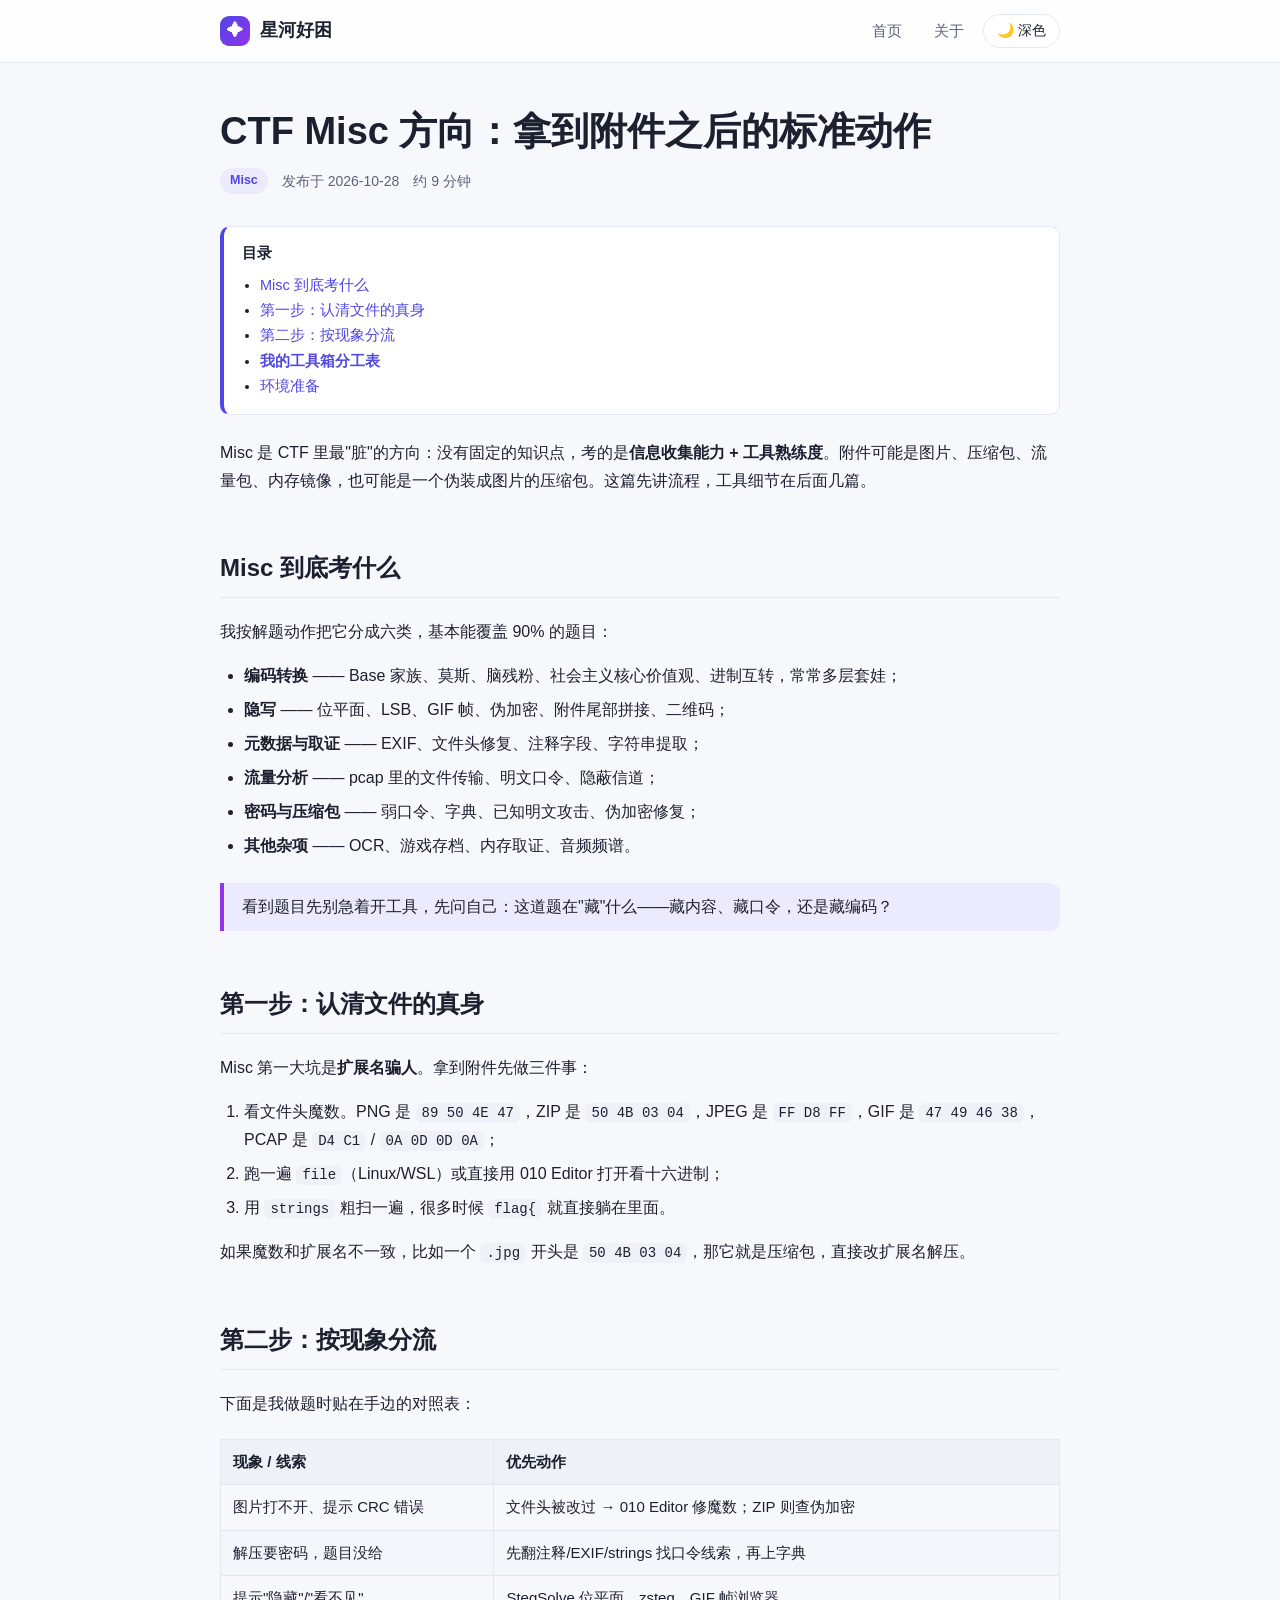
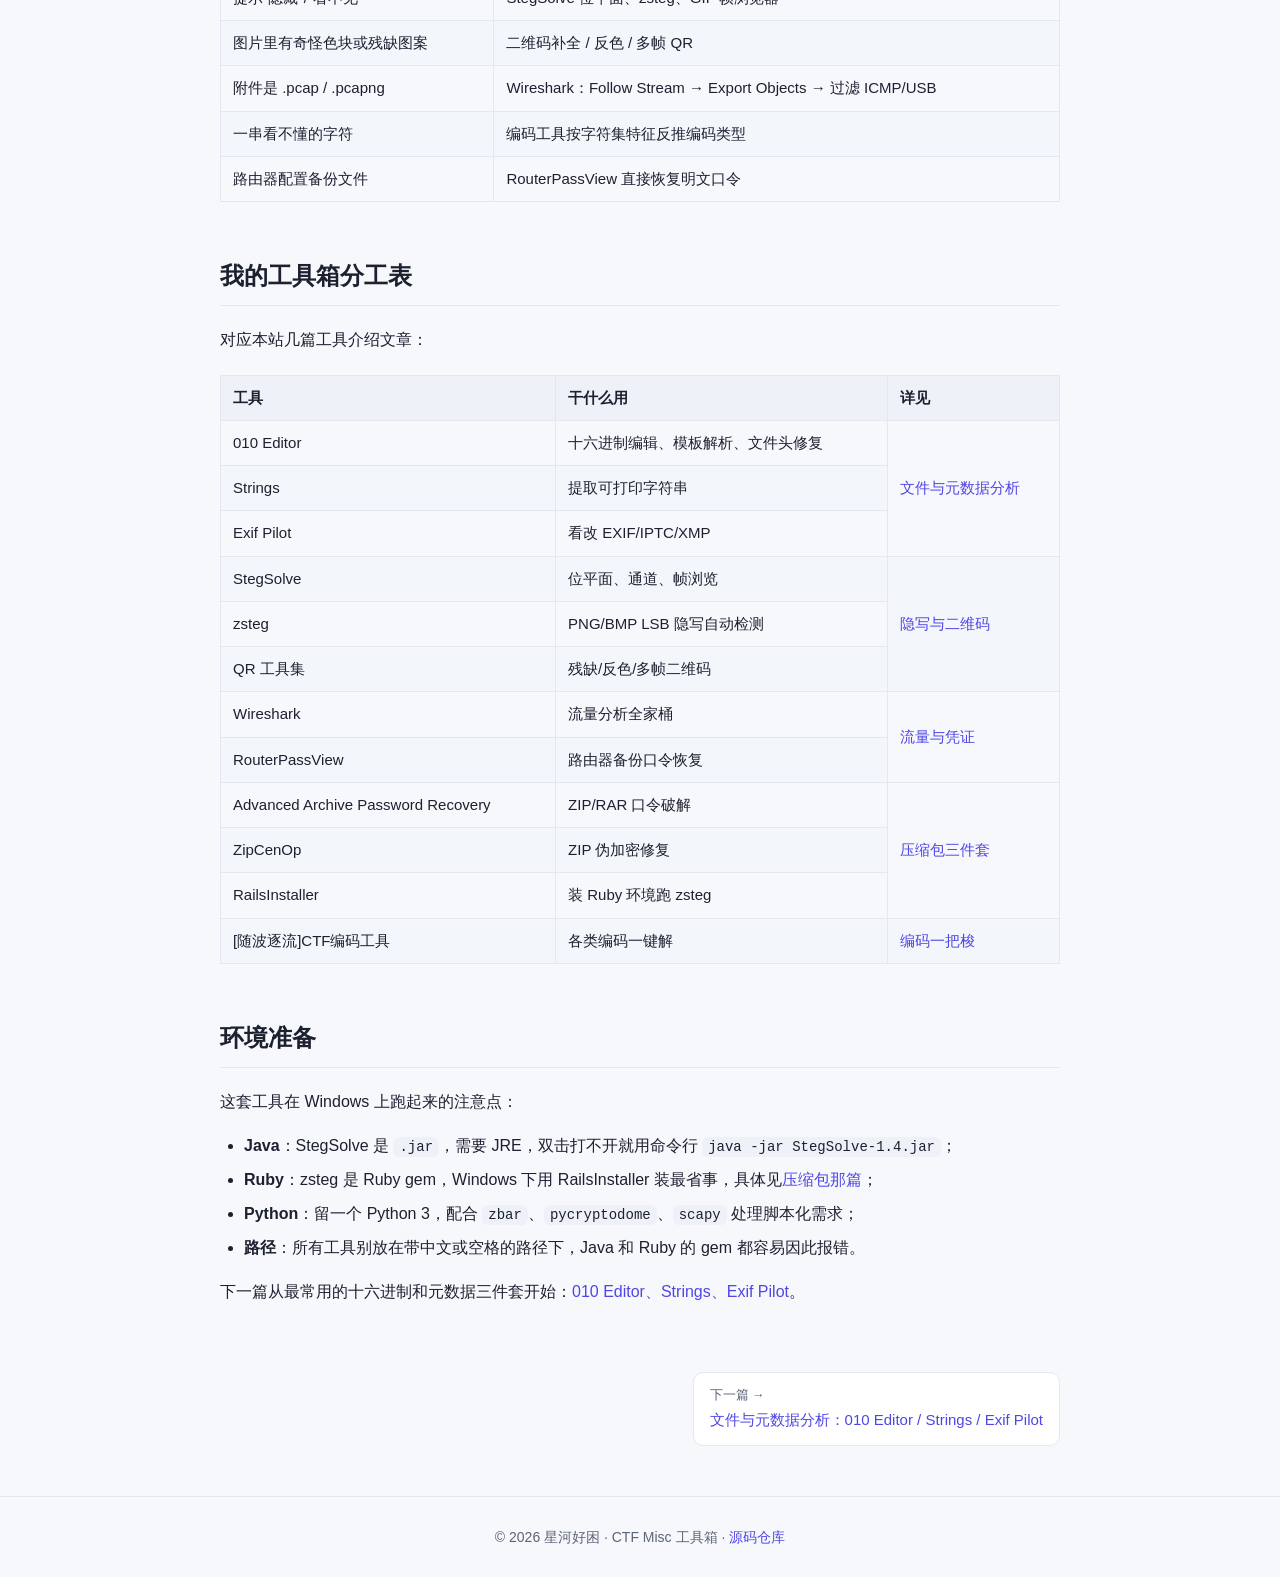
<file: posts/misc-workflow.html>
<!DOCTYPE html>
<html lang="zh-CN">
<head>
  <meta charset="UTF-8">
  <meta name="viewport" content="width=device-width, initial-scale=1.0">
  <title>CTF Misc 方向：拿到附件之后的标准动作 · 星河好困</title>
  <meta name="description" content="Misc 题的通用解题流程：认清文件真身、按现象分流到工具，以及我这套工具箱的分工表。">
  <link rel="icon" type="image/svg+xml" href="../favicon.svg">
  <link rel="stylesheet" href="../assets/style.css">
  <script src="../assets/theme.js"></script>
</head>
<body>
  <header class="site-header">
    <nav class="nav wrap">
      <a class="brand" href="../index.html">
        <span class="logo">✦</span><span class="name">星河好困</span>
      </a>
      <div class="nav-links">
        <a href="../index.html">首页</a>
        <a href="../about.html">关于</a>
        <button id="theme-toggle" aria-label="切换深浅色主题">🌙 深色</button>
      </div>
    </nav>
  </header>

  <main class="wrap">
    <div class="article-head">
      <h1>CTF Misc 方向：拿到附件之后的标准动作</h1>
      <div class="info">
        <span class="tag">Misc</span>
        <time datetime="2026-10-28">发布于 2026-10-28</time>
        <span>约 9 分钟</span>
      </div>
    </div>

    <nav class="toc">
      <strong>目录</strong>
      <ul>
        <li><a href="#scope">Misc 到底考什么</a></li>
        <li><a href="#step1">第一步：认清文件的真身</a></li>
        <li><a href="#step2">第二步：按现象分流</a></li>
        <li><a href="#arsenal">我的工具箱分工表</a></li>
        <li><a href="#env">环境准备</a></li>
      </ul>
    </nav>

    <article class="prose">
      <p>Misc 是 CTF 里最"脏"的方向：没有固定的知识点，考的是<strong>信息收集能力 + 工具熟练度</strong>。附件可能是图片、压缩包、流量包、内存镜像，也可能是一个伪装成图片的压缩包。这篇先讲流程，工具细节在后面几篇。</p>

      <h2 id="scope">Misc 到底考什么</h2>
      <p>我按解题动作把它分成六类，基本能覆盖 90% 的题目：</p>
      <ul>
        <li><strong>编码转换</strong> —— Base 家族、莫斯、脑残粉、社会主义核心价值观、进制互转，常常多层套娃；</li>
        <li><strong>隐写</strong> —— 位平面、LSB、GIF 帧、伪加密、附件尾部拼接、二维码；</li>
        <li><strong>元数据与取证</strong> —— EXIF、文件头修复、注释字段、字符串提取；</li>
        <li><strong>流量分析</strong> —— pcap 里的文件传输、明文口令、隐蔽信道；</li>
        <li><strong>密码与压缩包</strong> —— 弱口令、字典、已知明文攻击、伪加密修复；</li>
        <li><strong>其他杂项</strong> —— OCR、游戏存档、内存取证、音频频谱。</li>
      </ul>
      <blockquote>看到题目先别急着开工具，先问自己：这道题在"藏"什么——藏内容、藏口令，还是藏编码？</blockquote>

      <h2 id="step1">第一步：认清文件的真身</h2>
      <p> Misc 第一大坑是<strong>扩展名骗人</strong>。拿到附件先做三件事：</p>
      <ol>
        <li>看文件头魔数。PNG 是 <code>89 50 4E 47</code>，ZIP 是 <code>50 4B 03 04</code>，JPEG 是 <code>FF D8 FF</code>，GIF 是 <code>47 49 46 38</code>，PCAP 是 <code>D4 C1</code> / <code>0A 0D 0D 0A</code>；</li>
        <li>跑一遍 <code>file</code>（Linux/WSL）或直接用 010 Editor 打开看十六进制；</li>
        <li>用 <code>strings</code> 粗扫一遍，很多时候 <code>flag{</code> 就直接躺在里面。</li>
      </ol>
      <p>如果魔数和扩展名不一致，比如一个 <code>.jpg</code> 开头是 <code>50 4B 03 04</code>，那它就是压缩包，直接改扩展名解压。</p>

      <h2 id="step2">第二步：按现象分流</h2>
      <p>下面是我做题时贴在手边的对照表：</p>
      <table>
        <thead><tr><th>现象 / 线索</th><th>优先动作</th></tr></thead>
        <tbody>
          <tr><td>图片打不开、提示 CRC 错误</td><td>文件头被改过 → 010 Editor 修魔数；ZIP 则查伪加密</td></tr>
          <tr><td>解压要密码，题目没给</td><td>先翻注释/EXIF/strings 找口令线索，再上字典</td></tr>
          <tr><td>提示"隐藏"/"看不见"</td><td>StegSolve 位平面、zsteg、GIF 帧浏览器</td></tr>
          <tr><td>图片里有奇怪色块或残缺图案</td><td>二维码补全 / 反色 / 多帧 QR</td></tr>
          <tr><td>附件是 .pcap / .pcapng</td><td>Wireshark：Follow Stream → Export Objects → 过滤 ICMP/USB</td></tr>
          <tr><td>一串看不懂的字符</td><td>编码工具按字符集特征反推编码类型</td></tr>
          <tr><td>路由器配置备份文件</td><td>RouterPassView 直接恢复明文口令</td></tr>
        </tbody>
      </table>

      <h2 id="arsenal">我的工具箱分工表</h2>
      <p>对应本站几篇工具介绍文章：</p>
      <table>
        <thead><tr><th>工具</th><th>干什么用</th><th>详见</th></tr></thead>
        <tbody>
          <tr><td>010 Editor</td><td>十六进制编辑、模板解析、文件头修复</td><td rowspan="3"><a href="hex-and-meta.html">文件与元数据分析</a></td></tr>
          <tr><td>Strings</td><td>提取可打印字符串</td></tr>
          <tr><td>Exif Pilot</td><td>看改 EXIF/IPTC/XMP</td></tr>
          <tr><td>StegSolve</td><td>位平面、通道、帧浏览</td><td rowspan="3"><a href="stego.html">隐写与二维码</a></td></tr>
          <tr><td>zsteg</td><td>PNG/BMP LSB 隐写自动检测</td></tr>
          <tr><td>QR 工具集</td><td>残缺/反色/多帧二维码</td></tr>
          <tr><td>Wireshark</td><td>流量分析全家桶</td><td rowspan="2"><a href="traffic-and-router.html">流量与凭证</a></td></tr>
          <tr><td>RouterPassView</td><td>路由器备份口令恢复</td></tr>
          <tr><td>Advanced Archive Password Recovery</td><td>ZIP/RAR 口令破解</td><td rowspan="3"><a href="archive-crack.html">压缩包三件套</a></td></tr>
          <tr><td>ZipCenOp</td><td>ZIP 伪加密修复</td></tr>
          <tr><td>RailsInstaller</td><td>装 Ruby 环境跑 zsteg</td></tr>
          <tr><td>[随波逐流]CTF编码工具</td><td>各类编码一键解</td><td><a href="encoding-toolkit.html">编码一把梭</a></td></tr>
        </tbody>
      </table>

      <h2 id="env">环境准备</h2>
      <p>这套工具在 Windows 上跑起来的注意点：</p>
      <ul>
        <li><strong>Java</strong>：StegSolve 是 <code>.jar</code>，需要 JRE，双击打不开就用命令行 <code>java -jar StegSolve-1.4.jar</code>；</li>
        <li><strong>Ruby</strong>：zsteg 是 Ruby gem，Windows 下用 RailsInstaller 装最省事，具体见<a href="archive-crack.html">压缩包那篇</a>；</li>
        <li><strong>Python</strong>：留一个 Python 3，配合 <code>zbar</code>、<code>pycryptodome</code>、<code>scapy</code> 处理脚本化需求；</li>
        <li><strong>路径</strong>：所有工具别放在带中文或空格的路径下，Java 和 Ruby 的 gem 都容易因此报错。</li>
      </ul>
      <p>下一篇从最常用的十六进制和元数据三件套开始：<a href="hex-and-meta.html">010 Editor、Strings、Exif Pilot</a>。</p>
    </article>

    <div class="post-nav">
      <span></span>
      <a href="hex-and-meta.html"><span class="hint">下一篇 →</span>文件与元数据分析：010 Editor / Strings / Exif Pilot</a>
    </div>
  </main>

  <footer class="site-footer">
    <div class="wrap">
      © 2026 星河好困 · CTF Misc 工具箱 · <a href="https://github.com/XingHeHaoKun/XingHeHaoKun.github.io">源码仓库</a>
    </div>
  </footer>
</body>
</html>
</file>
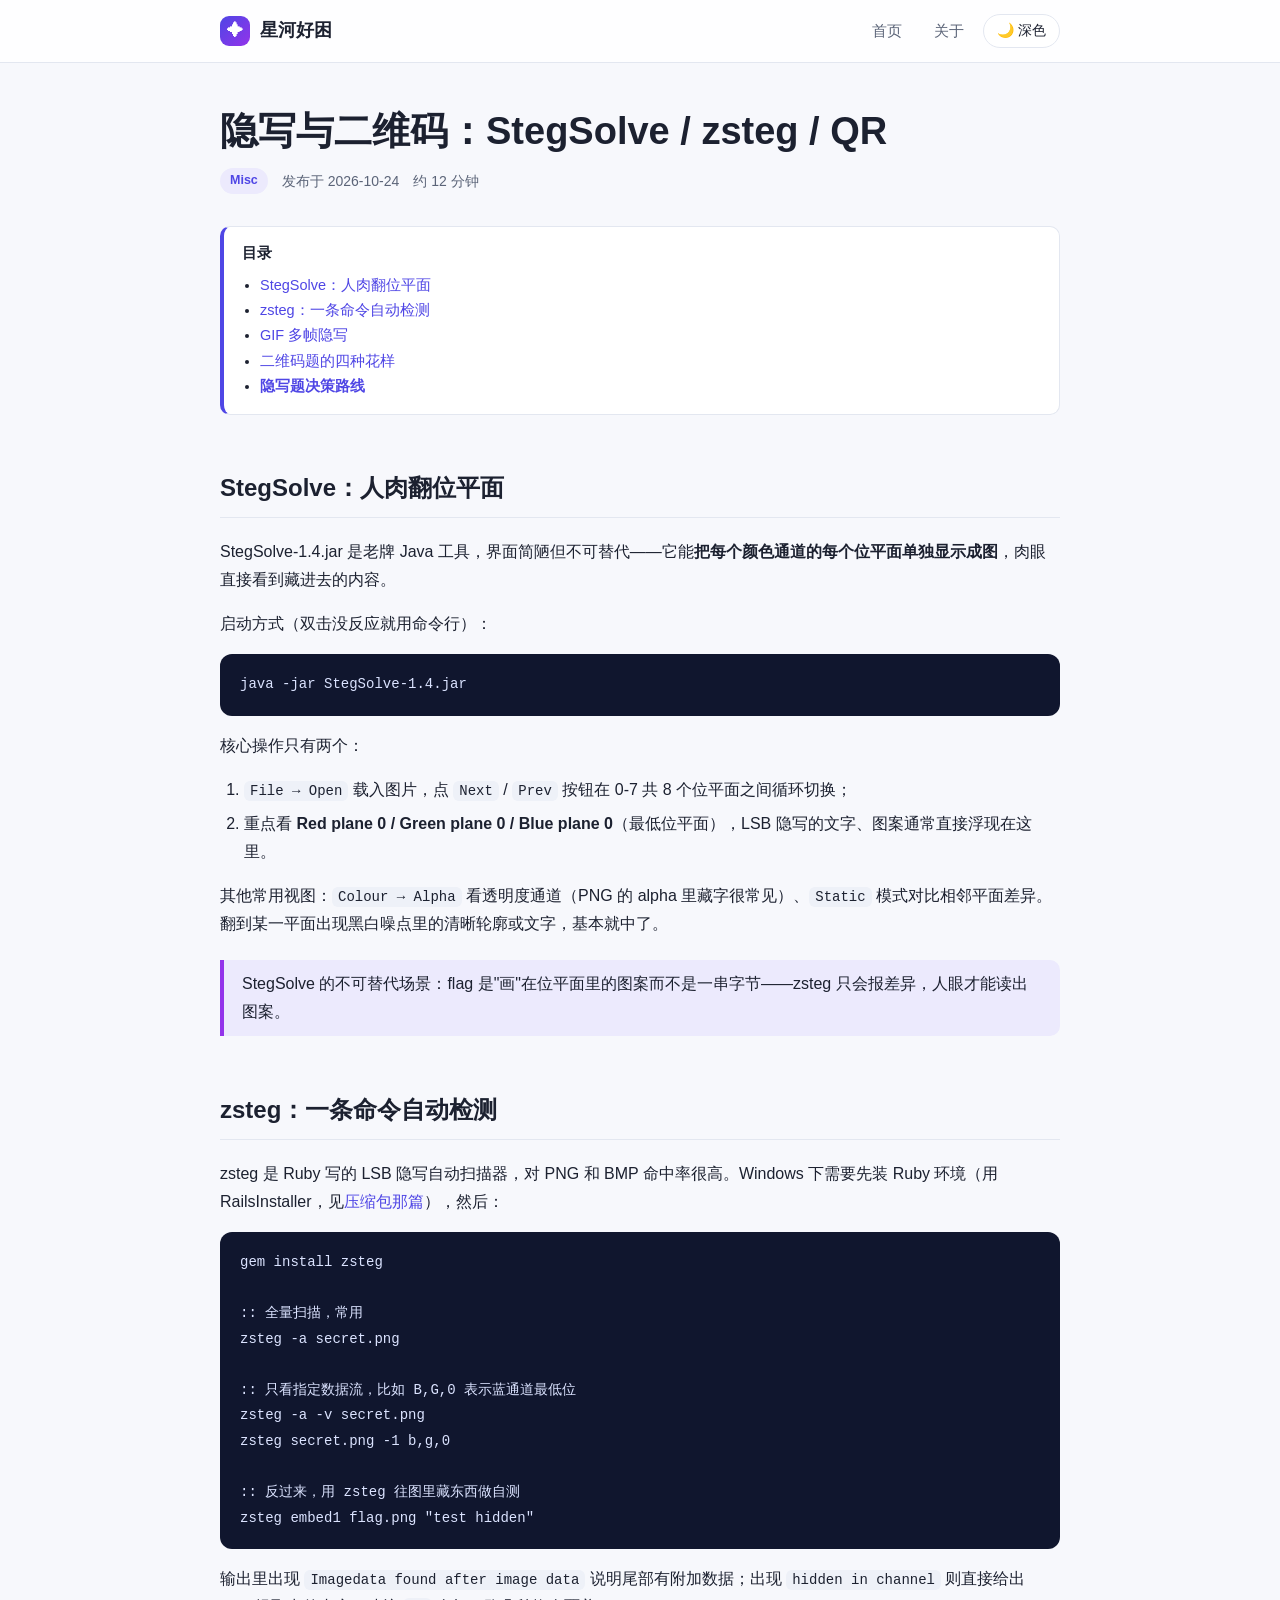
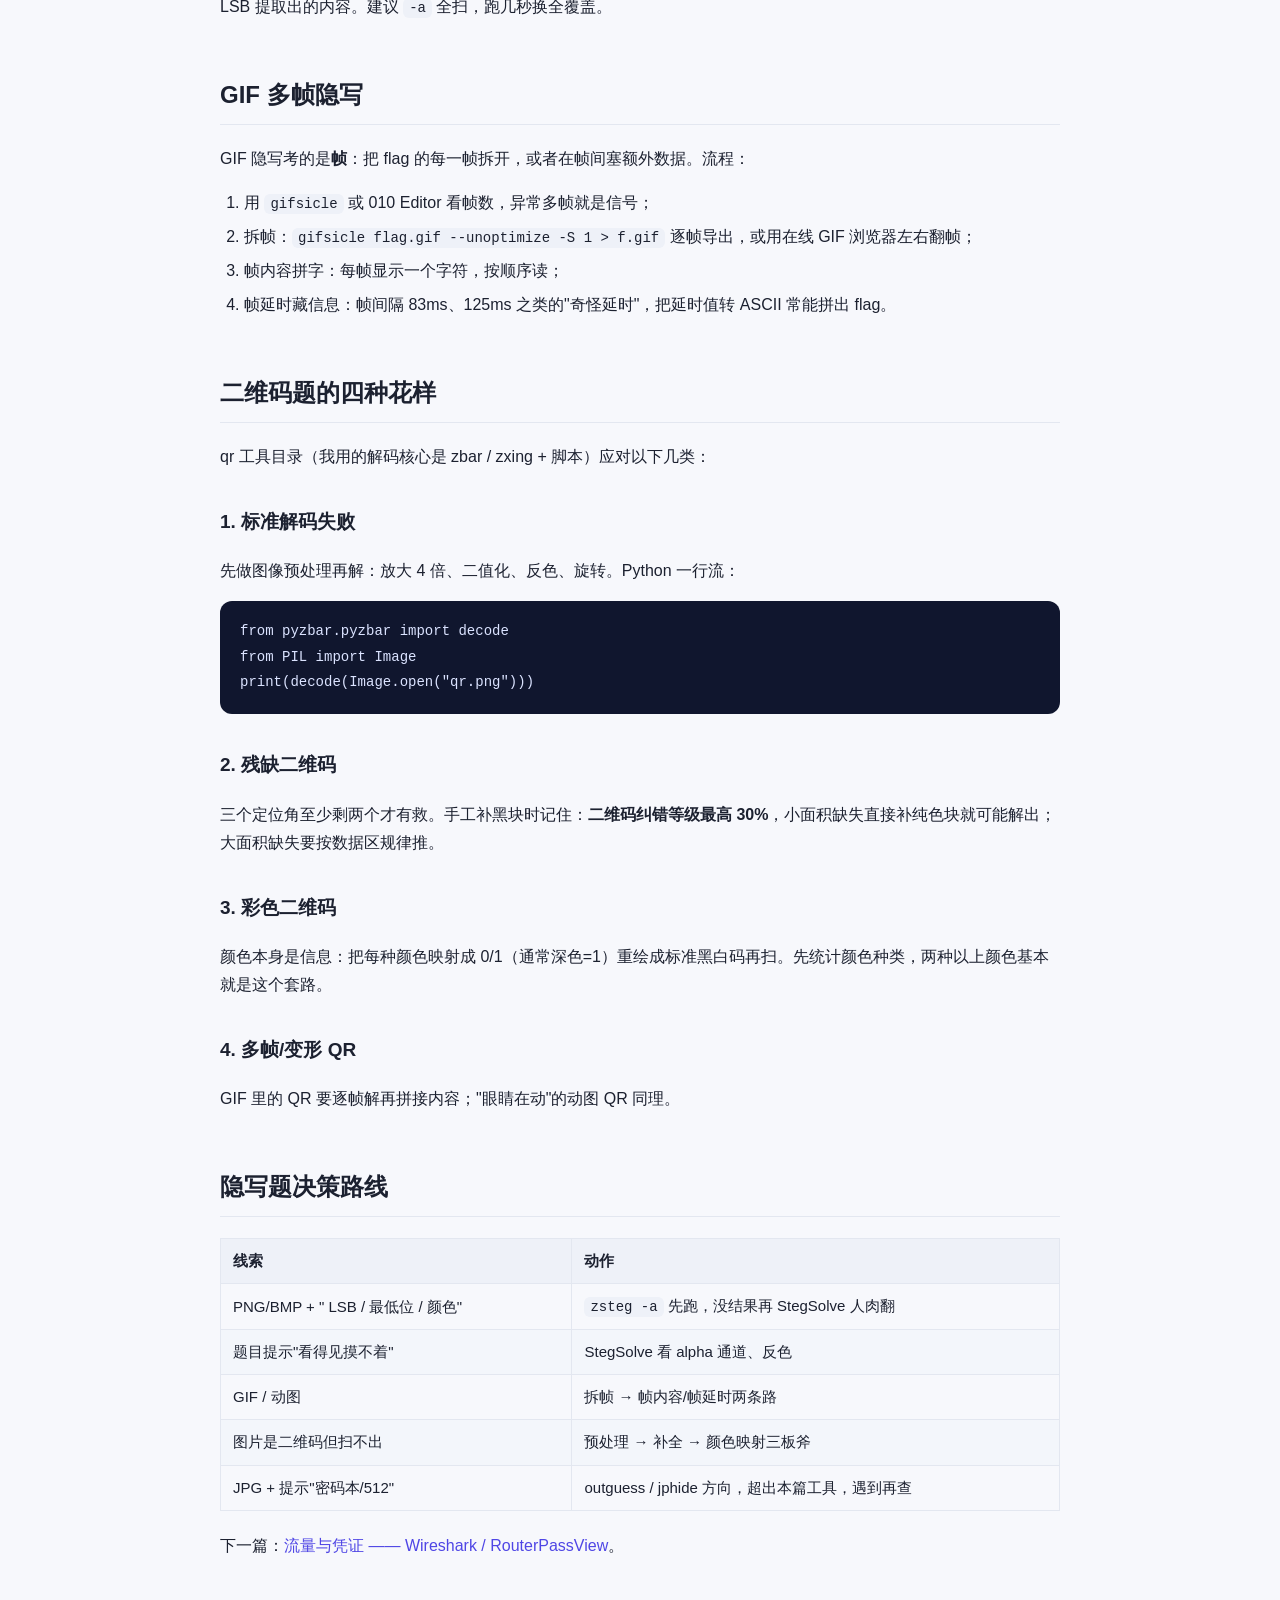
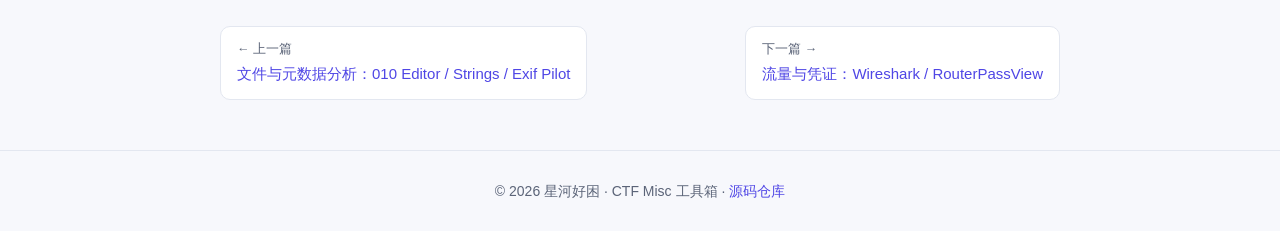
<file: posts/stego.html>
<!DOCTYPE html>
<html lang="zh-CN">
<head>
  <meta charset="UTF-8">
  <meta name="viewport" content="width=device-width, initial-scale=1.0">
  <title>隐写与二维码：StegSolve / zsteg / QR · 星河好困</title>
  <meta name="description" content="图片隐写三件套：StegSolve 位平面逐通道翻图、zsteg 自动检测 LSB 隐写、残缺二维码的识别与补全。">
  <link rel="icon" type="image/svg+xml" href="../favicon.svg">
  <link rel="stylesheet" href="../assets/style.css">
  <script src="../assets/theme.js"></script>
</head>
<body>
  <header class="site-header">
    <nav class="nav wrap">
      <a class="brand" href="../index.html">
        <span class="logo">✦</span><span class="name">星河好困</span>
      </a>
      <div class="nav-links">
        <a href="../index.html">首页</a>
        <a href="../about.html">关于</a>
        <button id="theme-toggle" aria-label="切换深浅色主题">🌙 深色</button>
      </div>
    </nav>
  </header>

  <main class="wrap">
    <div class="article-head">
      <h1>隐写与二维码：StegSolve / zsteg / QR</h1>
      <div class="info">
        <span class="tag">Misc</span>
        <time datetime="2026-10-24">发布于 2026-10-24</time>
        <span>约 12 分钟</span>
      </div>
    </div>

    <nav class="toc">
      <strong>目录</strong>
      <ul>
        <li><a href="#stegsolve">StegSolve：人肉翻位平面</a></li>
        <li><a href="#zsteg">zsteg：一条命令自动检测</a></li>
        <li><a href="#gif">GIF 多帧隐写</a></li>
        <li><a href="#qr">二维码题的四种花样</a></li>
        <li><a href="#route">隐写题决策路线</a></li>
      </ul>
    </nav>

    <article class="prose">
      <h2 id="stegsolve">StegSolve：人肉翻位平面</h2>
      <p>StegSolve-1.4.jar 是老牌 Java 工具，界面简陋但不可替代——它能<strong>把每个颜色通道的每个位平面单独显示成图</strong>，肉眼直接看到藏进去的内容。</p>
      <p>启动方式（双击没反应就用命令行）：</p>
      <pre><code>java -jar StegSolve-1.4.jar</code></pre>
      <p>核心操作只有两个：</p>
      <ol>
        <li><code>File → Open</code> 载入图片，点 <code>Next</code> / <code>Prev</code> 按钮在 0-7 共 8 个位平面之间循环切换；</li>
        <li>重点看 <strong>Red plane 0 / Green plane 0 / Blue plane 0</strong>（最低位平面），LSB 隐写的文字、图案通常直接浮现在这里。</li>
      </ol>
      <p>其他常用视图：<code>Colour → Alpha</code> 看透明度通道（PNG 的 alpha 里藏字很常见）、<code>Static</code> 模式对比相邻平面差异。翻到某一平面出现黑白噪点里的清晰轮廓或文字，基本就中了。</p>
      <blockquote>StegSolve 的不可替代场景：flag 是"画"在位平面里的图案而不是一串字节——zsteg 只会报差异，人眼才能读出图案。</blockquote>

      <h2 id="zsteg">zsteg：一条命令自动检测</h2>
      <p>zsteg 是 Ruby 写的 LSB 隐写自动扫描器，对 PNG 和 BMP 命中率很高。Windows 下需要先装 Ruby 环境（用 RailsInstaller，见<a href="archive-crack.html">压缩包那篇</a>），然后：</p>
      <pre><code>gem install zsteg

:: 全量扫描，常用
zsteg -a secret.png

:: 只看指定数据流，比如 B,G,0 表示蓝通道最低位
zsteg -a -v secret.png
zsteg secret.png -1 b,g,0

:: 反过来，用 zsteg 往图里藏东西做自测
zsteg embed1 flag.png "test hidden"</code></pre>
      <p>输出里出现 <code>Imagedata found after image data</code> 说明尾部有附加数据；出现 <code>hidden in channel</code> 则直接给出 LSB 提取出的内容。建议 <code>-a</code> 全扫，跑几秒换全覆盖。</p>

      <h2 id="gif">GIF 多帧隐写</h2>
      <p>GIF 隐写考的是<strong>帧</strong>：把 flag 的每一帧拆开，或者在帧间塞额外数据。流程：</p>
      <ol>
        <li>用 <code>gifsicle</code> 或 010 Editor 看帧数，异常多帧就是信号；</li>
        <li>拆帧：<code>gifsicle flag.gif --unoptimize -S 1 &gt; f.gif</code> 逐帧导出，或用在线 GIF 浏览器左右翻帧；</li>
        <li>帧内容拼字：每帧显示一个字符，按顺序读；</li>
        <li>帧延时藏信息：帧间隔 83ms、125ms 之类的"奇怪延时"，把延时值转 ASCII 常能拼出 flag。</li>
      </ol>

      <h2 id="qr">二维码题的四种花样</h2>
        <p>qr 工具目录（我用的解码核心是 zbar / zxing + 脚本）应对以下几类：</p>
      <h3>1. 标准解码失败</h3>
      <p>先做图像预处理再解：放大 4 倍、二值化、反色、旋转。Python 一行流：</p>
      <pre><code>from pyzbar.pyzbar import decode
from PIL import Image
print(decode(Image.open("qr.png")))</code></pre>
      <h3>2. 残缺二维码</h3>
      <p>三个定位角至少剩两个才有救。手工补黑块时记住：<strong>二维码纠错等级最高 30%</strong>，小面积缺失直接补纯色块就可能解出；大面积缺失要按数据区规律推。</p>
      <h3>3. 彩色二维码</h3>
      <p>颜色本身是信息：把每种颜色映射成 0/1（通常深色=1）重绘成标准黑白码再扫。先统计颜色种类，两种以上颜色基本就是这个套路。</p>
      <h3>4. 多帧/变形 QR</h3>
      <p>GIF 里的 QR 要逐帧解再拼接内容；"眼睛在动"的动图 QR 同理。</p>

      <h2 id="route">隐写题决策路线</h2>
      <table>
        <thead><tr><th>线索</th><th>动作</th></tr></thead>
        <tbody>
          <tr><td>PNG/BMP + " LSB / 最低位 / 颜色"</td><td><code>zsteg -a</code> 先跑，没结果再 StegSolve 人肉翻</td></tr>
          <tr><td>题目提示"看得见摸不着"</td><td>StegSolve 看 alpha 通道、反色</td></tr>
          <tr><td>GIF / 动图</td><td>拆帧 → 帧内容/帧延时两条路</td></tr>
          <tr><td>图片是二维码但扫不出</td><td>预处理 → 补全 → 颜色映射三板斧</td></tr>
          <tr><td>JPG + 提示"密码本/512"</td><td>outguess / jphide 方向，超出本篇工具，遇到再查</td></tr>
        </tbody>
      </table>
      <p>下一篇：<a href="traffic-and-router.html">流量与凭证 —— Wireshark / RouterPassView</a>。</p>
    </article>

    <div class="post-nav">
      <a href="hex-and-meta.html"><span class="hint">← 上一篇</span>文件与元数据分析：010 Editor / Strings / Exif Pilot</a>
      <a href="traffic-and-router.html"><span class="hint">下一篇 →</span>流量与凭证：Wireshark / RouterPassView</a>
    </div>
  </main>

  <footer class="site-footer">
    <div class="wrap">
      © 2026 星河好困 · CTF Misc 工具箱 · <a href="https://github.com/XingHeHaoKun/XingHeHaoKun.github.io">源码仓库</a>
    </div>
  </footer>
</body>
</html>
</file>
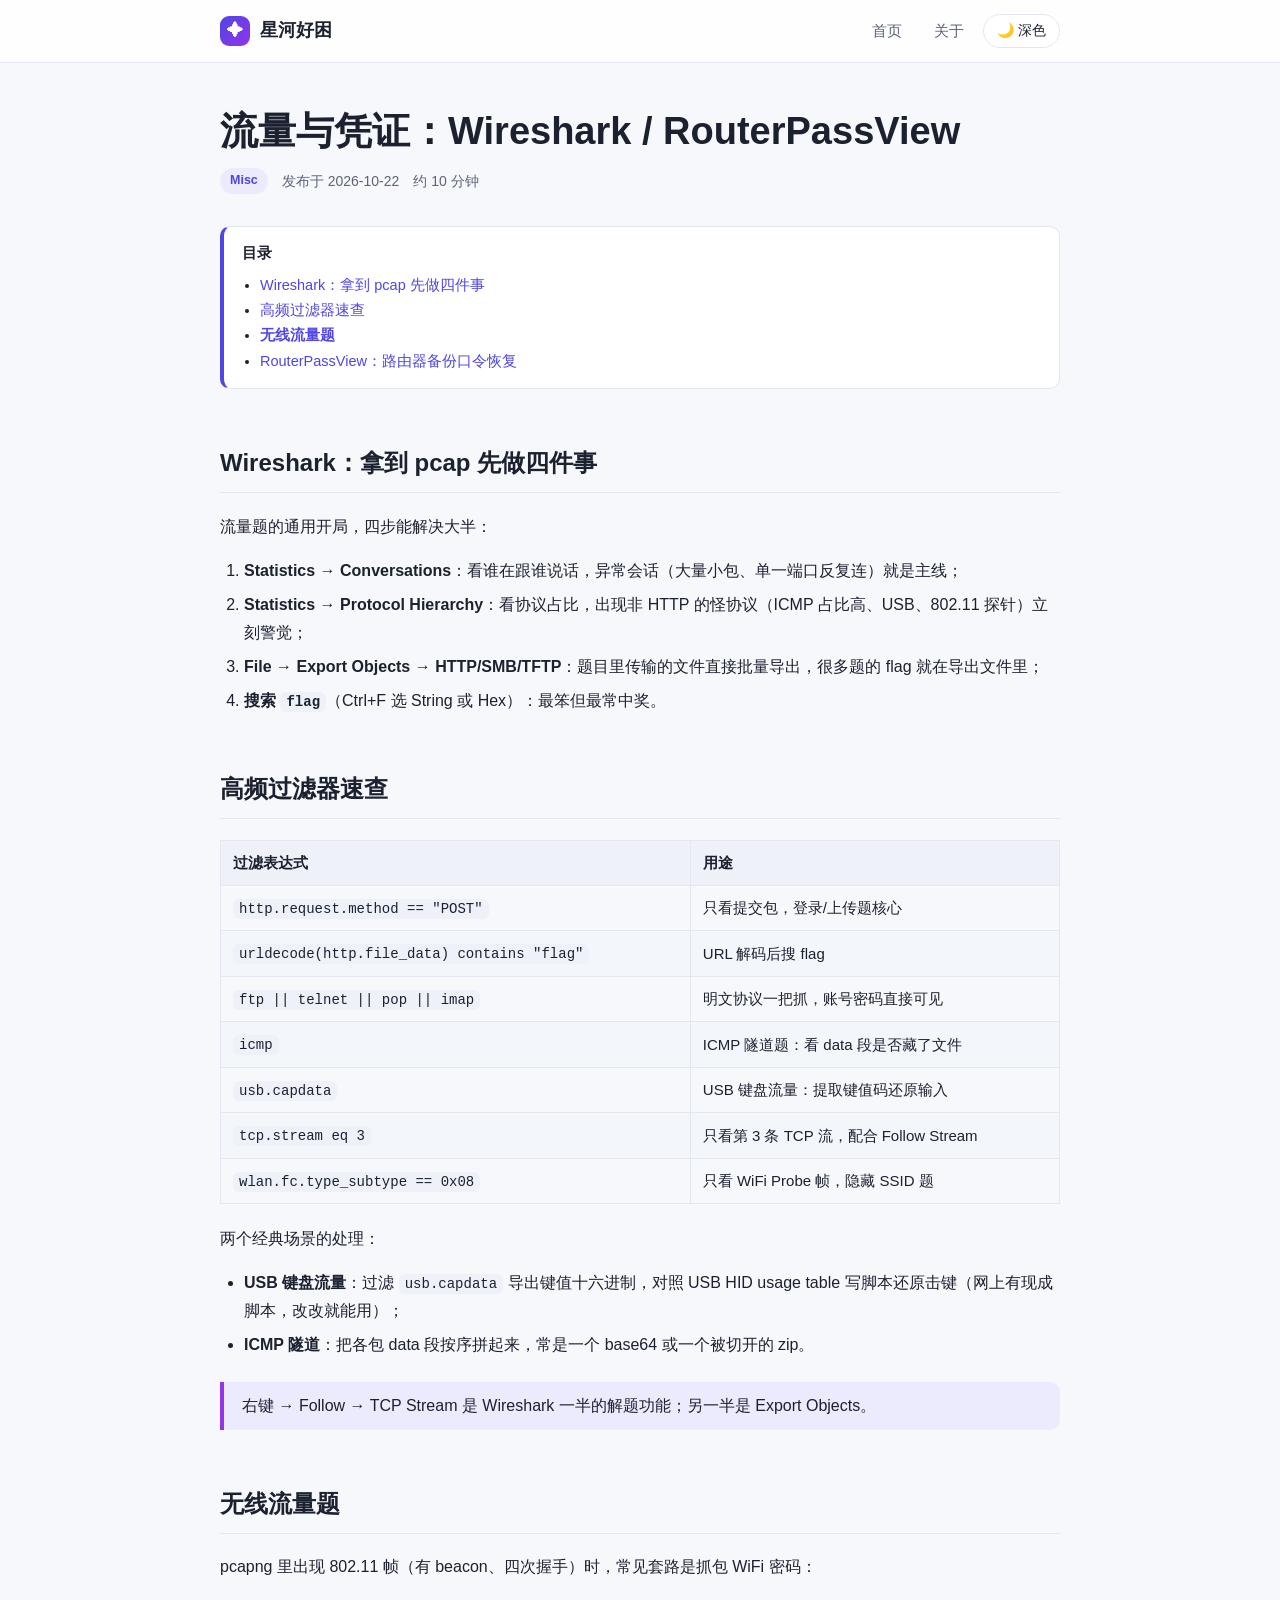
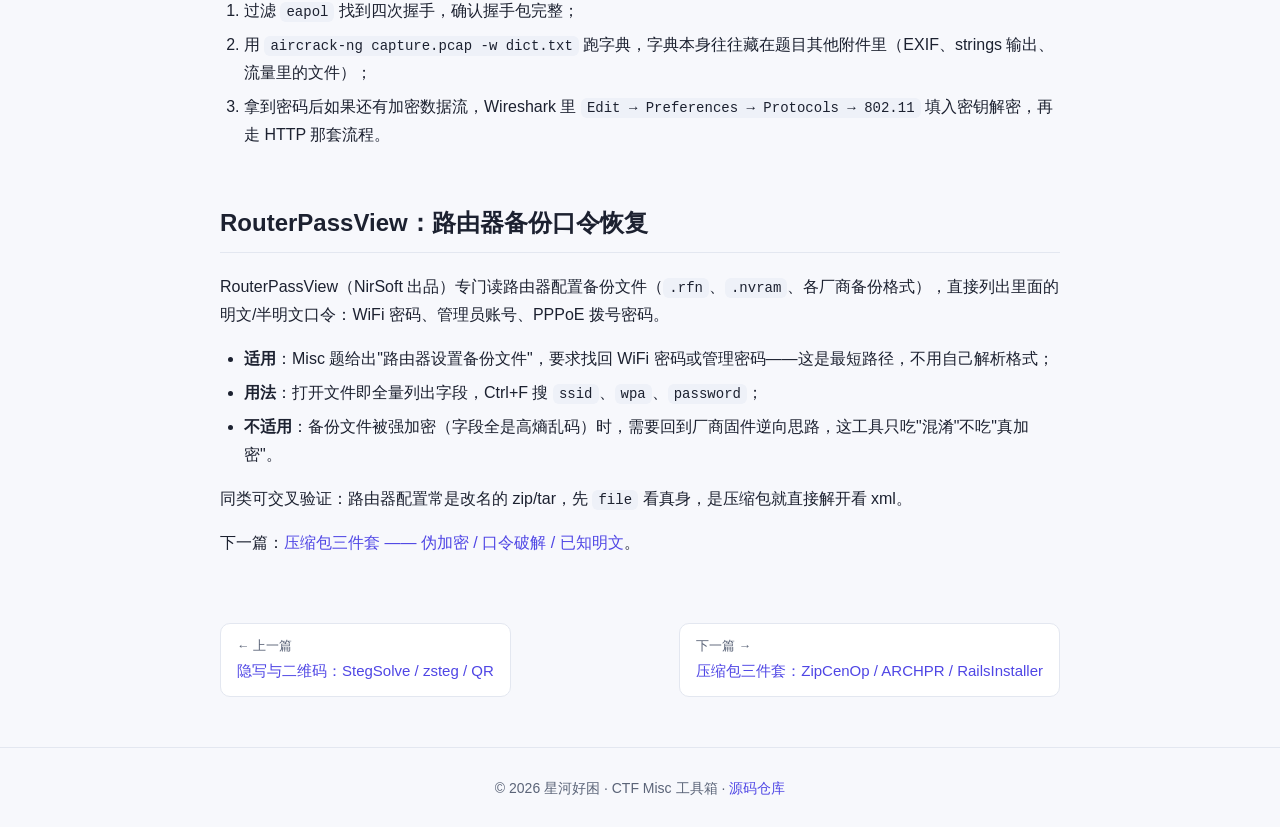
<file: posts/traffic-and-router.html>
<!DOCTYPE html>
<html lang="zh-CN">
<head>
  <meta charset="UTF-8">
  <meta name="viewport" content="width=device-width, initial-scale=1.0">
  <title>流量与凭证：Wireshark / RouterPassView · 星河好困</title>
  <meta name="description" content="pcap 流量分析的高频过滤口诀与对象导出，以及路由器配置备份里的明文口令恢复。">
  <link rel="icon" type="image/svg+xml" href="../favicon.svg">
  <link rel="stylesheet" href="../assets/style.css">
  <script src="../assets/theme.js"></script>
</head>
<body>
  <header class="site-header">
    <nav class="nav wrap">
      <a class="brand" href="../index.html">
        <span class="logo">✦</span><span class="name">星河好困</span>
      </a>
      <div class="nav-links">
        <a href="../index.html">首页</a>
        <a href="../about.html">关于</a>
        <button id="theme-toggle" aria-label="切换深浅色主题">🌙 深色</button>
      </div>
    </nav>
  </header>

  <main class="wrap">
    <div class="article-head">
      <h1>流量与凭证：Wireshark / RouterPassView</h1>
      <div class="info">
        <span class="tag">Misc</span>
        <time datetime="2026-10-22">发布于 2026-10-22</time>
        <span>约 10 分钟</span>
      </div>
    </div>

    <nav class="toc">
      <strong>目录</strong>
      <ul>
        <li><a href="#wireshark">Wireshark：拿到 pcap 先做四件事</a></li>
        <li><a href="#filters">高频过滤器速查</a></li>
        <li><a href="#wifi">无线流量题</a></li>
        <li><a href="#router">RouterPassView：路由器备份口令恢复</a></li>
      </ul>
    </nav>

    <article class="prose">
      <h2 id="wireshark">Wireshark：拿到 pcap 先做四件事</h2>
      <p>流量题的通用开局，四步能解决大半：</p>
      <ol>
        <li><strong>Statistics → Conversations</strong>：看谁在跟谁说话，异常会话（大量小包、单一端口反复连）就是主线；</li>
        <li><strong>Statistics → Protocol Hierarchy</strong>：看协议占比，出现非 HTTP 的怪协议（ICMP 占比高、USB、802.11 探针）立刻警觉；</li>
        <li><strong>File → Export Objects → HTTP/SMB/TFTP</strong>：题目里传输的文件直接批量导出，很多题的 flag 就在导出文件里；</li>
        <li><strong>搜索 <code>flag</code></strong>（Ctrl+F 选 String 或 Hex）：最笨但最常中奖。</li>
      </ol>

      <h2 id="filters">高频过滤器速查</h2>
      <table>
        <thead><tr><th>过滤表达式</th><th>用途</th></tr></thead>
        <tbody>
          <tr><td><code>http.request.method == "POST"</code></td><td>只看提交包，登录/上传题核心</td></tr>
          <tr><td><code>urldecode(http.file_data) contains "flag"</code></td><td>URL 解码后搜 flag</td></tr>
          <tr><td><code>ftp || telnet || pop || imap</code></td><td>明文协议一把抓，账号密码直接可见</td></tr>
          <tr><td><code>icmp</code></td><td>ICMP 隧道题：看 data 段是否藏了文件</td></tr>
          <tr><td><code>usb.capdata</code></td><td>USB 键盘流量：提取键值码还原输入</td></tr>
          <tr><td><code>tcp.stream eq 3</code></td><td>只看第 3 条 TCP 流，配合 Follow Stream</td></tr>
          <tr><td><code>wlan.fc.type_subtype == 0x08</code></td><td>只看 WiFi Probe 帧，隐藏 SSID 题</td></tr>
        </tbody>
      </table>
      <p>两个经典场景的处理：</p>
      <ul>
        <li><strong>USB 键盘流量</strong>：过滤 <code>usb.capdata</code> 导出键值十六进制，对照 USB HID usage table 写脚本还原击键（网上有现成脚本，改改就能用）；</li>
        <li><strong>ICMP 隧道</strong>：把各包 data 段按序拼起来，常是一个 base64 或一个被切开的 zip。</li>
      </ul>
      <blockquote>右键 → Follow → TCP Stream 是 Wireshark 一半的解题功能；另一半是 Export Objects。</blockquote>

      <h2 id="wifi">无线流量题</h2>
      <p>pcapng 里出现 802.11 帧（有 beacon、四次握手）时，常见套路是抓包 WiFi 密码：</p>
      <ol>
        <li>过滤 <code>eapol</code> 找到四次握手，确认握手包完整；</li>
        <li>用 <code>aircrack-ng capture.pcap -w dict.txt</code> 跑字典，字典本身往往藏在题目其他附件里（EXIF、strings 输出、流量里的文件）；</li>
        <li>拿到密码后如果还有加密数据流，Wireshark 里 <code>Edit → Preferences → Protocols → 802.11</code> 填入密钥解密，再走 HTTP 那套流程。</li>
      </ol>

      <h2 id="router">RouterPassView：路由器备份口令恢复</h2>
      <p>RouterPassView（NirSoft 出品）专门读路由器配置备份文件（<code>.rfn</code>、<code>.nvram</code>、各厂商备份格式），直接列出里面的明文/半明文口令：WiFi 密码、管理员账号、PPPoE 拨号密码。</p>
      <ul>
        <li><strong>适用</strong>：Misc 题给出"路由器设置备份文件"，要求找回 WiFi 密码或管理密码——这是最短路径，不用自己解析格式；</li>
        <li><strong>用法</strong>：打开文件即全量列出字段，Ctrl+F 搜 <code>ssid</code>、<code>wpa</code>、<code>password</code>；</li>
        <li><strong>不适用</strong>：备份文件被强加密（字段全是高熵乱码）时，需要回到厂商固件逆向思路，这工具只吃"混淆"不吃"真加密"。</li>
      </ul>
      <p>同类可交叉验证：路由器配置常是改名的 zip/tar，先 <code>file</code> 看真身，是压缩包就直接解开看 xml。</p>
      <p>下一篇：<a href="archive-crack.html">压缩包三件套 —— 伪加密 / 口令破解 / 已知明文</a>。</p>
    </article>

    <div class="post-nav">
      <a href="stego.html"><span class="hint">← 上一篇</span>隐写与二维码：StegSolve / zsteg / QR</a>
      <a href="archive-crack.html"><span class="hint">下一篇 →</span>压缩包三件套：ZipCenOp / ARCHPR / RailsInstaller</a>
    </div>
  </main>

  <footer class="site-footer">
    <div class="wrap">
      © 2026 星河好困 · CTF Misc 工具箱 · <a href="https://github.com/XingHeHaoKun/XingHeHaoKun.github.io">源码仓库</a>
    </div>
  </footer>
</body>
</html>
</file>
<file: assets/style.css>
/* ============================================================
   星河好困 · 博客样式
   零依赖手写 CSS：变量主题 + 深色模式 + 响应式
   ============================================================ */

:root {
  --bg: #f7f8fc;
  --surface: #ffffff;
  --surface-2: #eef1f8;
  --text: #1c2130;
  --text-muted: #5b6478;
  --border: #e3e7f0;
  --brand: #4f46e5;
  --brand-2: #9333ea;
  --brand-soft: #eceafd;
  --code-bg: #10162e;
  --code-text: #dbe3ff;
  --shadow: 0 10px 30px rgba(30, 35, 60, .08);
  --radius: 14px;
  --maxw: 880px;
}

[data-theme="dark"] {
  --bg: #0d1120;
  --surface: #151b2e;
  --surface-2: #1d2440;
  --text: #e6eaf6;
  --text-muted: #9aa5c0;
  --border: #28304d;
  --brand: #818cf8;
  --brand-2: #c084fc;
  --brand-soft: #232a4d;
  --code-bg: #0a0f1f;
  --shadow: 0 10px 30px rgba(0, 0, 0, .35);
}

/* ---------- 基础 ---------- */
* { box-sizing: border-box; }

html { scroll-behavior: smooth; }

body {
  margin: 0;
  font-family: -apple-system, BlinkMacSystemFont, "Segoe UI", "PingFang SC",
               "Hiragino Sans GB", "Microsoft YaHei", "Noto Sans SC", sans-serif;
  background: var(--bg);
  color: var(--text);
  line-height: 1.75;
  font-size: 16px;
  transition: background .25s ease, color .25s ease;
}

a { color: var(--brand); text-decoration: none; }
a:hover { text-decoration: underline; }

img { max-width: 100%; border-radius: 10px; }

.wrap { max-width: var(--maxw); margin: 0 auto; padding: 0 20px; }

/* ---------- 顶栏 ---------- */
.site-header {
  position: sticky;
  top: 0;
  z-index: 20;
  backdrop-filter: saturate(1.4) blur(10px);
  background: color-mix(in srgb, var(--surface) 82%, transparent);
  border-bottom: 1px solid var(--border);
}

.nav {
  display: flex;
  align-items: center;
  justify-content: space-between;
  gap: 16px;
  height: 62px;
}

.brand {
  display: flex;
  align-items: center;
  gap: 10px;
  font-weight: 700;
  font-size: 18px;
  color: var(--text);
}
.brand:hover { text-decoration: none; }
.brand .logo {
  width: 30px; height: 30px; border-radius: 9px;
  background: linear-gradient(135deg, var(--brand), var(--brand-2));
  display: grid; place-items: center;
  color: #fff; font-size: 16px;
}

.nav-links { display: flex; align-items: center; gap: 6px; }
.nav-links a {
  padding: 7px 13px;
  border-radius: 999px;
  color: var(--text-muted);
  font-size: 15px;
}
.nav-links a:hover { color: var(--text); background: var(--surface-2); text-decoration: none; }
.nav-links a.active { color: var(--brand); background: var(--brand-soft); font-weight: 600; }

#theme-toggle {
  border: 1px solid var(--border);
  background: var(--surface);
  color: var(--text);
  border-radius: 999px;
  padding: 7px 13px;
  font-size: 14px;
  cursor: pointer;
}
#theme-toggle:hover { border-color: var(--brand); }

/* ---------- 首页 hero ---------- */
.hero {
  padding: 64px 0 40px;
  text-align: center;
}
.hero h1 {
  margin: 0 0 12px;
  font-size: clamp(30px, 6vw, 46px);
  line-height: 1.25;
  background: linear-gradient(120deg, var(--brand), var(--brand-2));
  -webkit-background-clip: text;
  background-clip: text;
  -webkit-text-fill-color: transparent;
}
.hero p {
  margin: 0 auto;
  max-width: 560px;
  color: var(--text-muted);
  font-size: 17px;
}
.hero .meta { margin-top: 18px; font-size: 14px; color: var(--text-muted); }

/* ---------- 文章列表 ---------- */
.section-title {
  margin: 36px 0 18px;
  font-size: 22px;
  display: flex;
  align-items: center;
  gap: 10px;
}
.section-title::before {
  content: "";
  width: 6px; height: 22px; border-radius: 3px;
  background: linear-gradient(180deg, var(--brand), var(--brand-2));
}

.post-list { display: grid; gap: 16px; margin: 0 0 40px; padding: 0; list-style: none; }

.post-card {
  display: block;
  background: var(--surface);
  border: 1px solid var(--border);
  border-radius: var(--radius);
  padding: 22px 24px;
  box-shadow: var(--shadow);
  color: var(--text);
}
.post-card:hover {
  text-decoration: none;
  transform: translateY(-3px);
  border-color: var(--brand);
}
.post-card h3 { margin: 0 0 8px; font-size: 20px; }
.post-card .excerpt { margin: 0 0 14px; color: var(--text-muted); font-size: 15px; }
.post-card .info { font-size: 13px; color: var(--text-muted); display: flex; flex-wrap: wrap; gap: 12px; align-items: center; }

.tag {
  display: inline-block;
  background: var(--brand-soft);
  color: var(--brand);
  border-radius: 999px;
  padding: 2px 10px;
  font-size: 12.5px;
  font-weight: 600;
}

/* ---------- 文章页 ---------- */
.article-head { padding: 44px 0 8px; }
.article-head h1 { margin: 0 0 12px; font-size: clamp(26px, 5vw, 38px); line-height: 1.3; }
.article-head .info { color: var(--text-muted); font-size: 14px; display: flex; flex-wrap: wrap; gap: 14px; align-items: center; }

.toc {
  background: var(--surface);
  border: 1px solid var(--border);
  border-left: 4px solid var(--brand);
  border-radius: 10px;
  padding: 14px 18px;
  margin: 24px 0;
  font-size: 14.5px;
}
.toc strong { display: block; margin-bottom: 6px; }
.toc ul { margin: 0; padding-left: 18px; }
.toc a.active { color: var(--brand); font-weight: 600; }

.prose { padding-bottom: 30px; }
.prose h2 {
  margin-top: 2.2em;
  padding-bottom: 8px;
  border-bottom: 1px solid var(--border);
  font-size: 24px;
}
.prose h3 { margin-top: 1.8em; font-size: 19px; }
.prose p { margin: 1em 0; }
.prose blockquote {
  margin: 1.4em 0;
  padding: 10px 18px;
  border-left: 4px solid var(--brand-2);
  background: var(--brand-soft);
  border-radius: 0 10px 10px 0;
  color: var(--text);
}
.prose ul, .prose ol { padding-left: 24px; }
.prose li { margin: 6px 0; }

.prose code {
  background: var(--surface-2);
  border-radius: 6px;
  padding: 2px 6px;
  font-family: ui-monospace, "Cascadia Code", Consolas, "JetBrains Mono", monospace;
  font-size: 14px;
}
.prose pre {
  background: var(--code-bg);
  color: var(--code-text);
  padding: 18px 20px;
  border-radius: 12px;
  overflow-x: auto;
  line-height: 1.6;
}
.prose pre code { background: none; padding: 0; color: inherit; font-size: 14px; }

.prose table {
  width: 100%;
  border-collapse: collapse;
  margin: 1.4em 0;
  font-size: 15px;
}
.prose th, .prose td { border: 1px solid var(--border); padding: 9px 12px; text-align: left; }
.prose th { background: var(--surface-2); }
.prose tr:nth-child(even) td { background: color-mix(in srgb, var(--surface-2) 45%, transparent); }

.prose hr { border: none; border-top: 1px solid var(--border); margin: 2.4em 0; }

/* ---------- 文章底部导航 ---------- */
.post-nav {
  display: flex;
  justify-content: space-between;
  gap: 16px;
  margin: 20px 0 50px;
  font-size: 15px;
}
.post-nav a {
  background: var(--surface);
  border: 1px solid var(--border);
  border-radius: 10px;
  padding: 12px 16px;
  max-width: 48%;
}
.post-nav a:hover { border-color: var(--brand); text-decoration: none; }
.post-nav .hint { display: block; font-size: 12.5px; color: var(--text-muted); }

/* ---------- 页脚 ---------- */
.site-footer {
  border-top: 1px solid var(--border);
  padding: 28px 0;
  margin-top: 20px;
  color: var(--text-muted);
  font-size: 14px;
  text-align: center;
}

/* ---------- 404 ---------- */
.notfound { text-align: center; padding: 100px 20px; }
.notfound .code { font-size: 80px; font-weight: 800; color: var(--brand); line-height: 1; }

/* ---------- 响应式 ---------- */
@media (max-width: 640px) {
  .nav { height: 56px; }
  .brand span.name { display: none; }
  .nav-links a { padding: 6px 10px; font-size: 14px; }
  .hero { padding: 40px 0 24px; }
  .post-nav { flex-direction: column; }
  .post-nav a { max-width: 100%; }
}
@media print {
  .site-header, .site-footer, .toc, .post-nav, #theme-toggle { display: none; }
}
</file>
